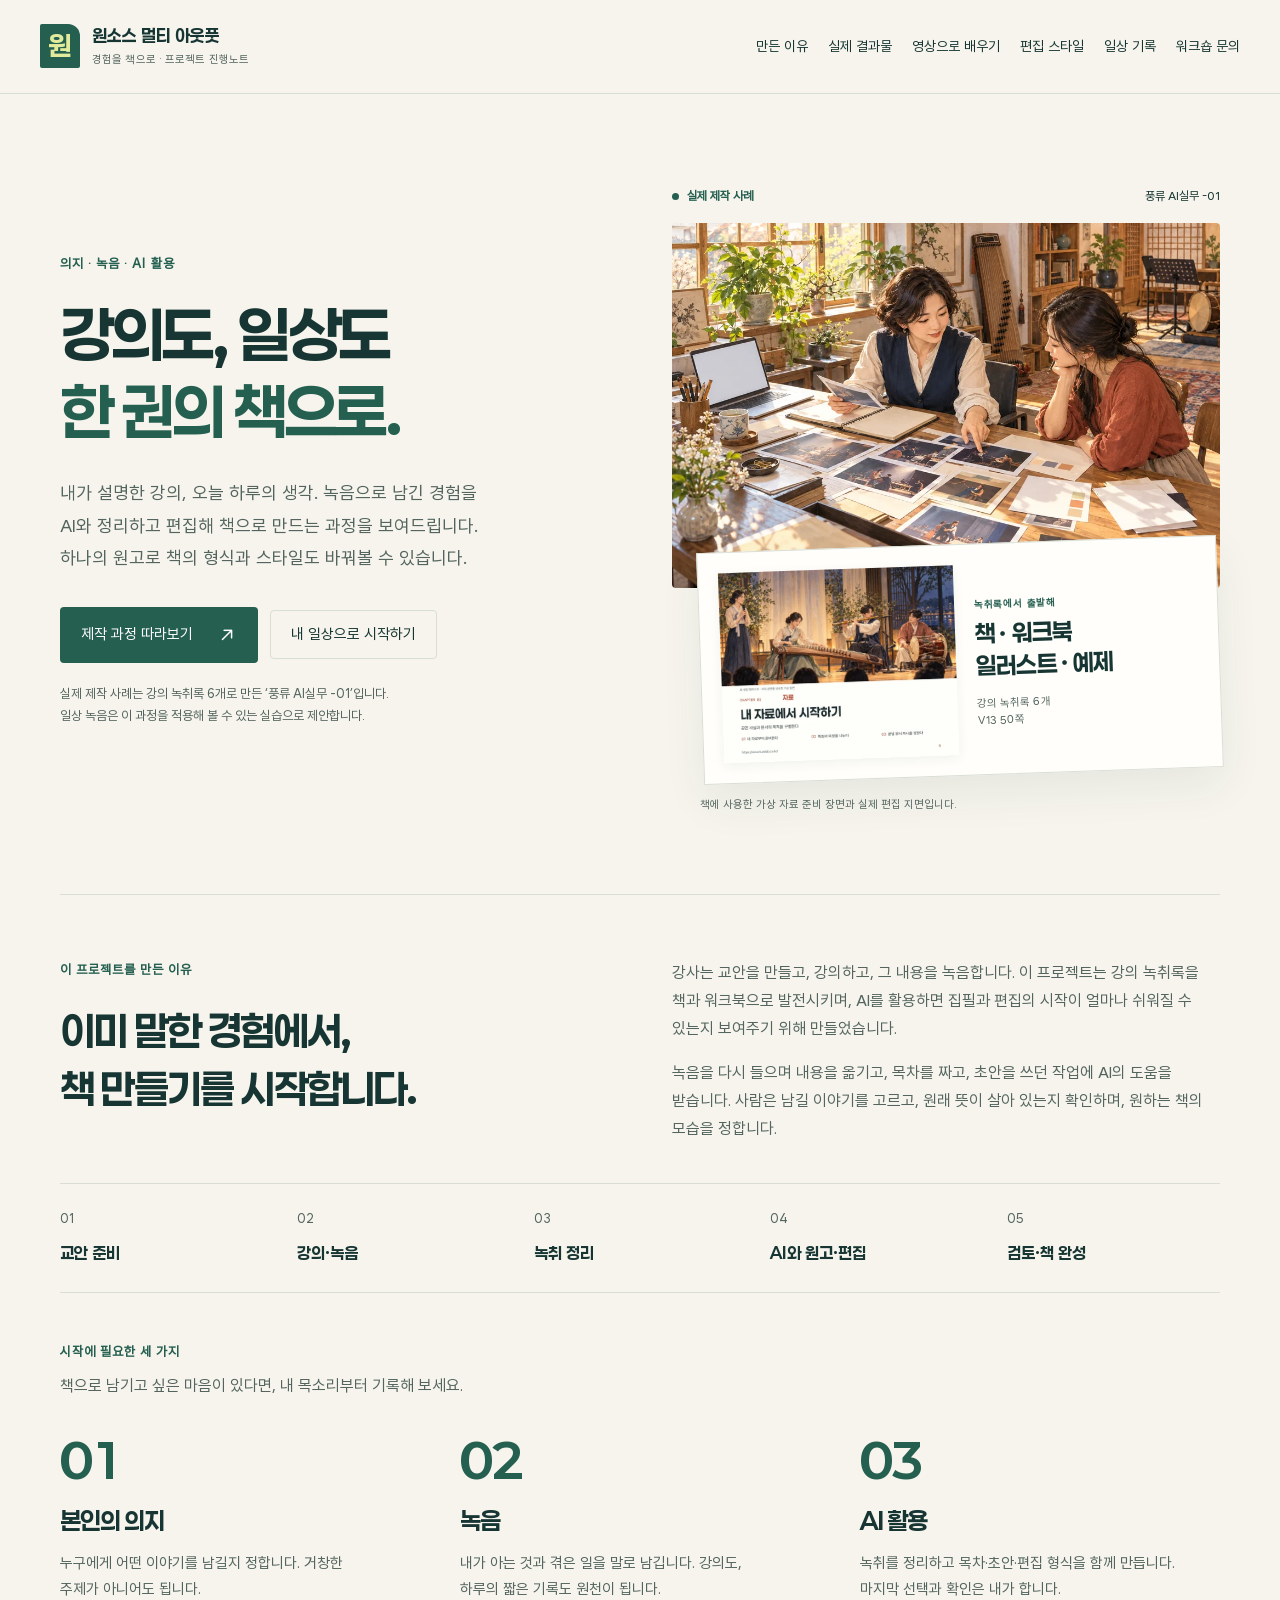
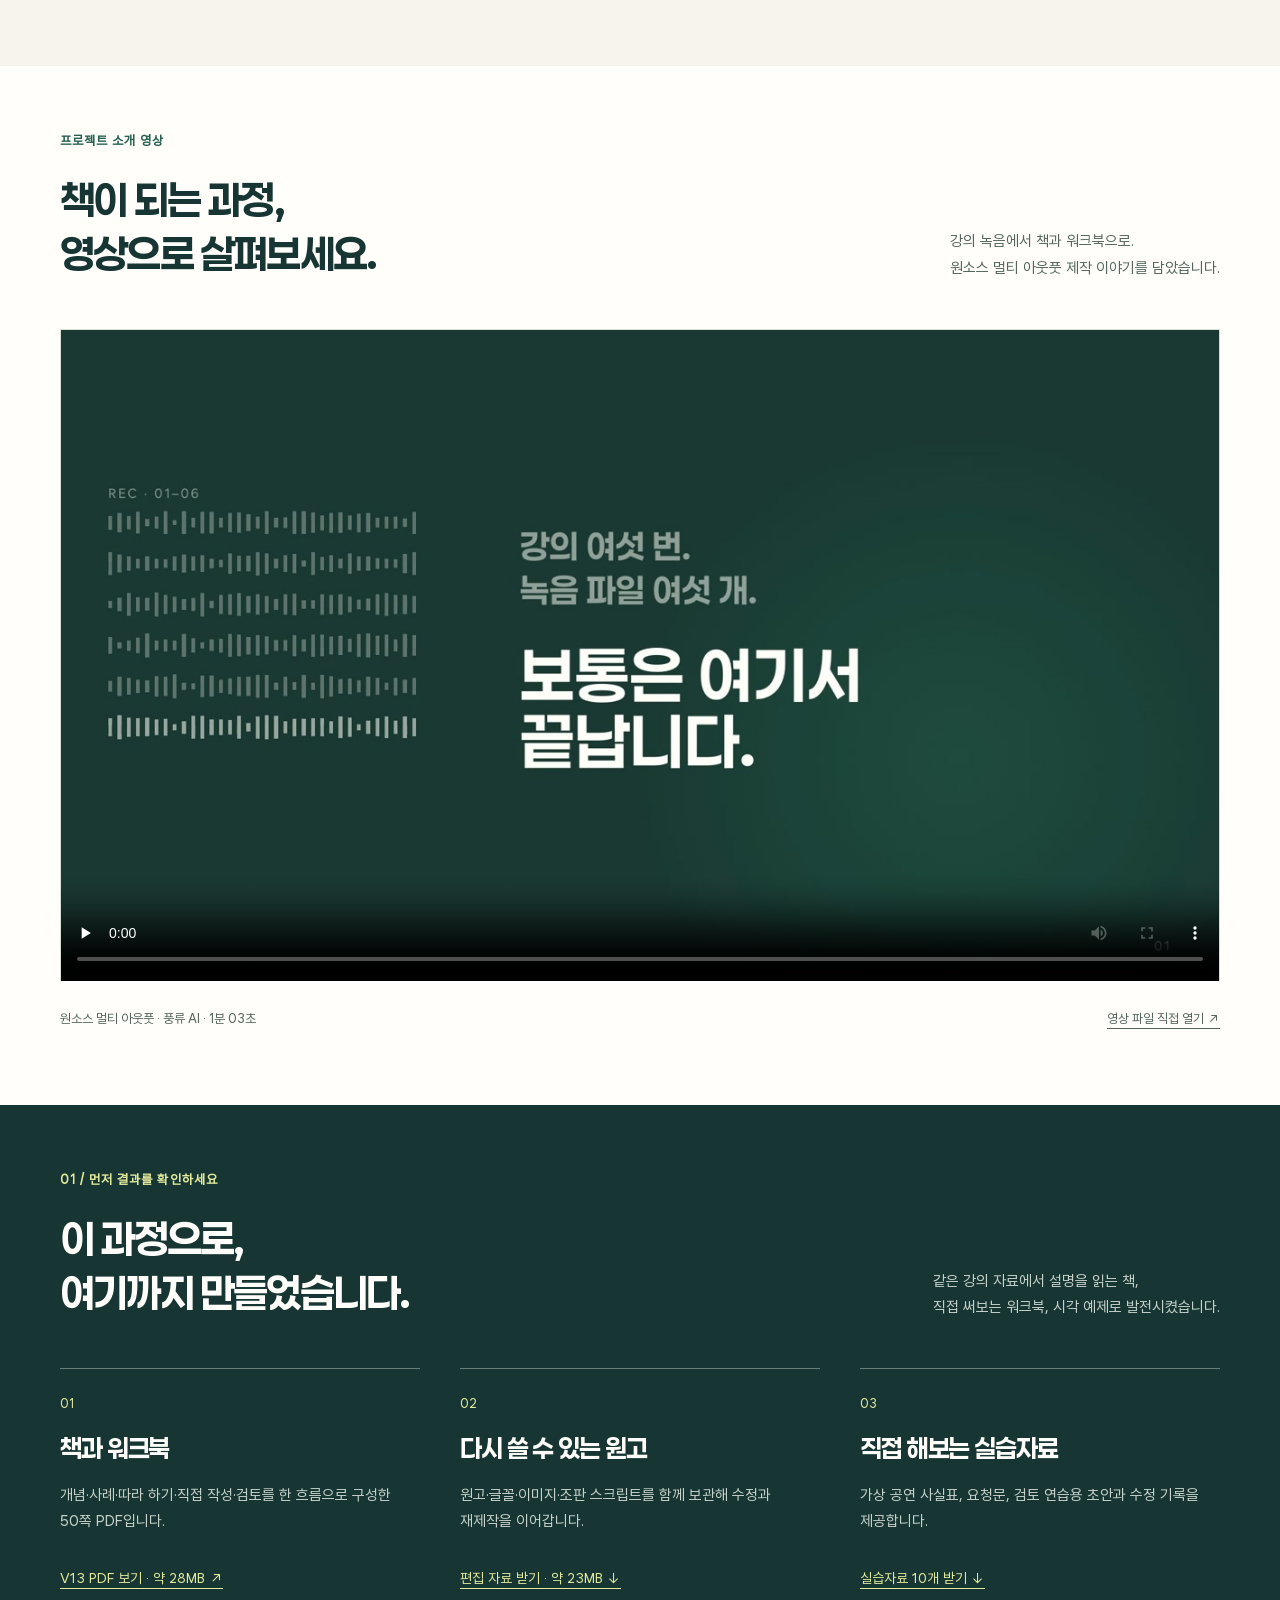
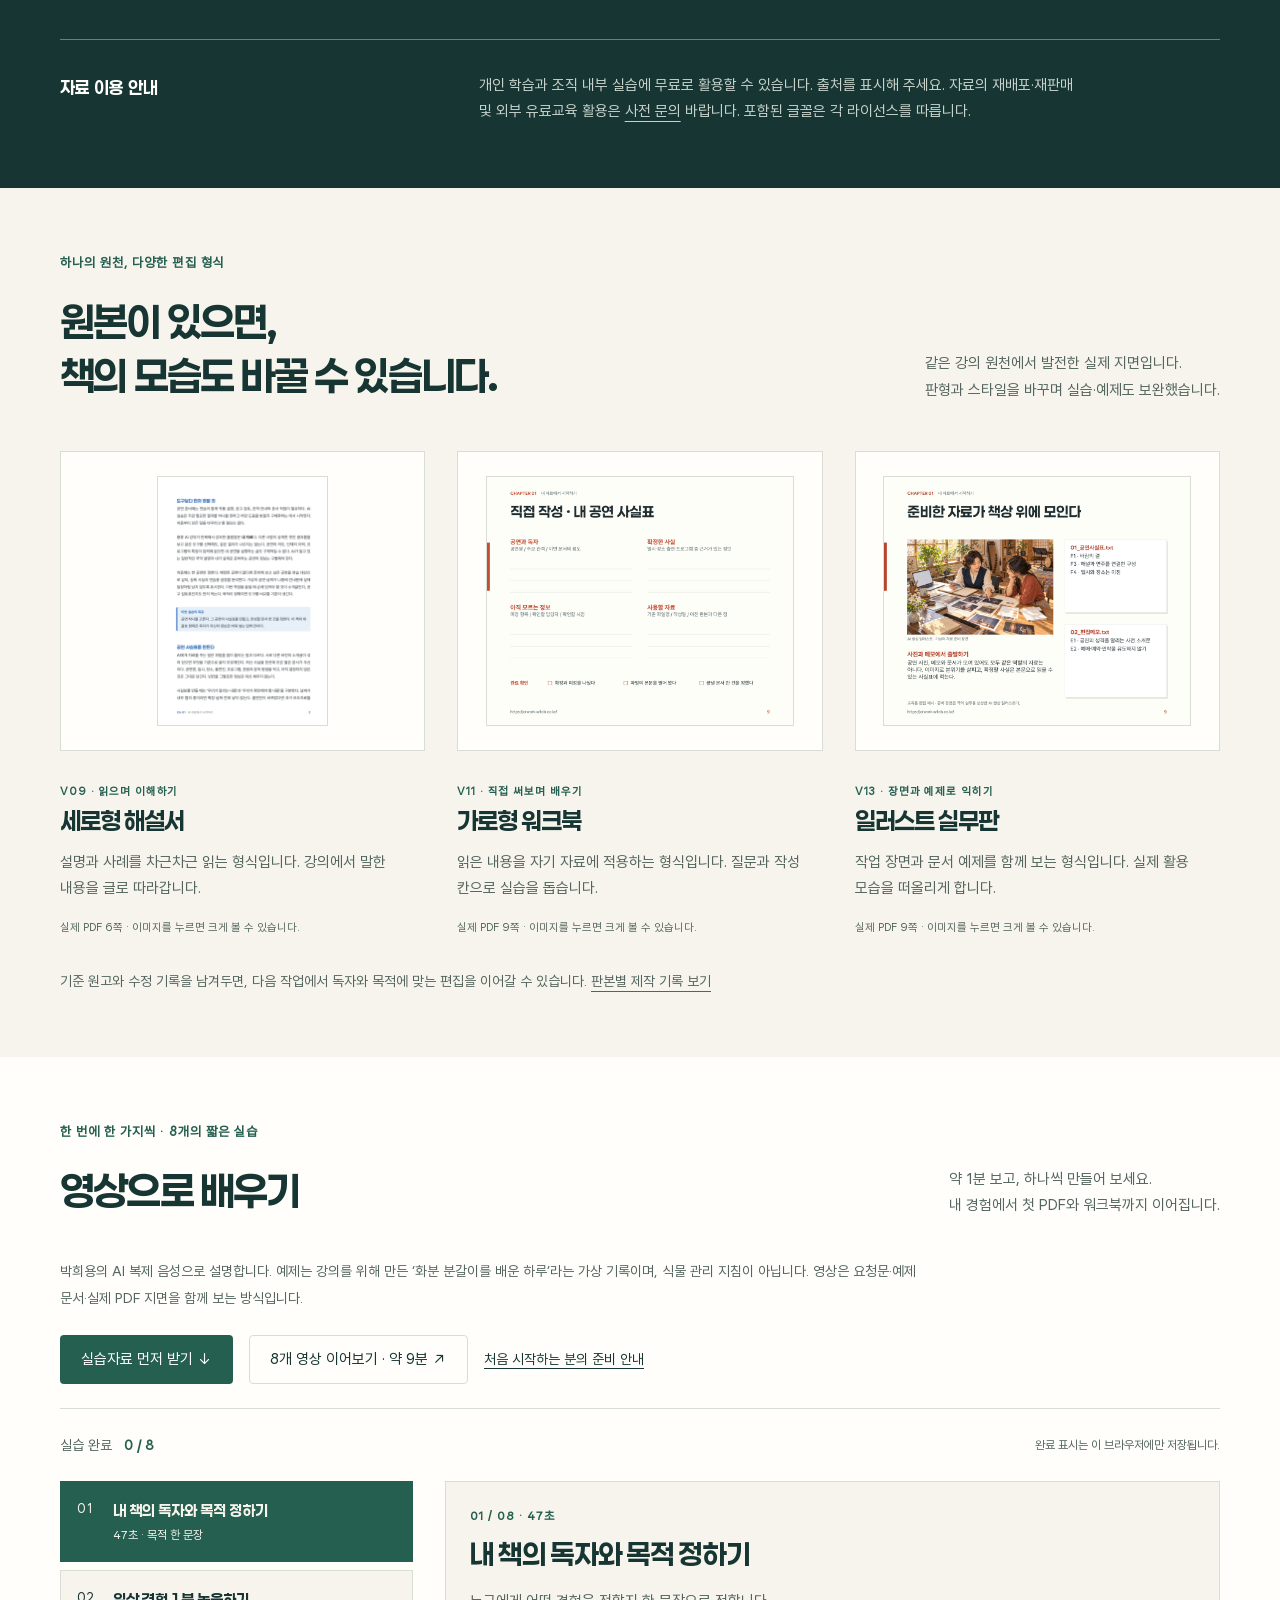
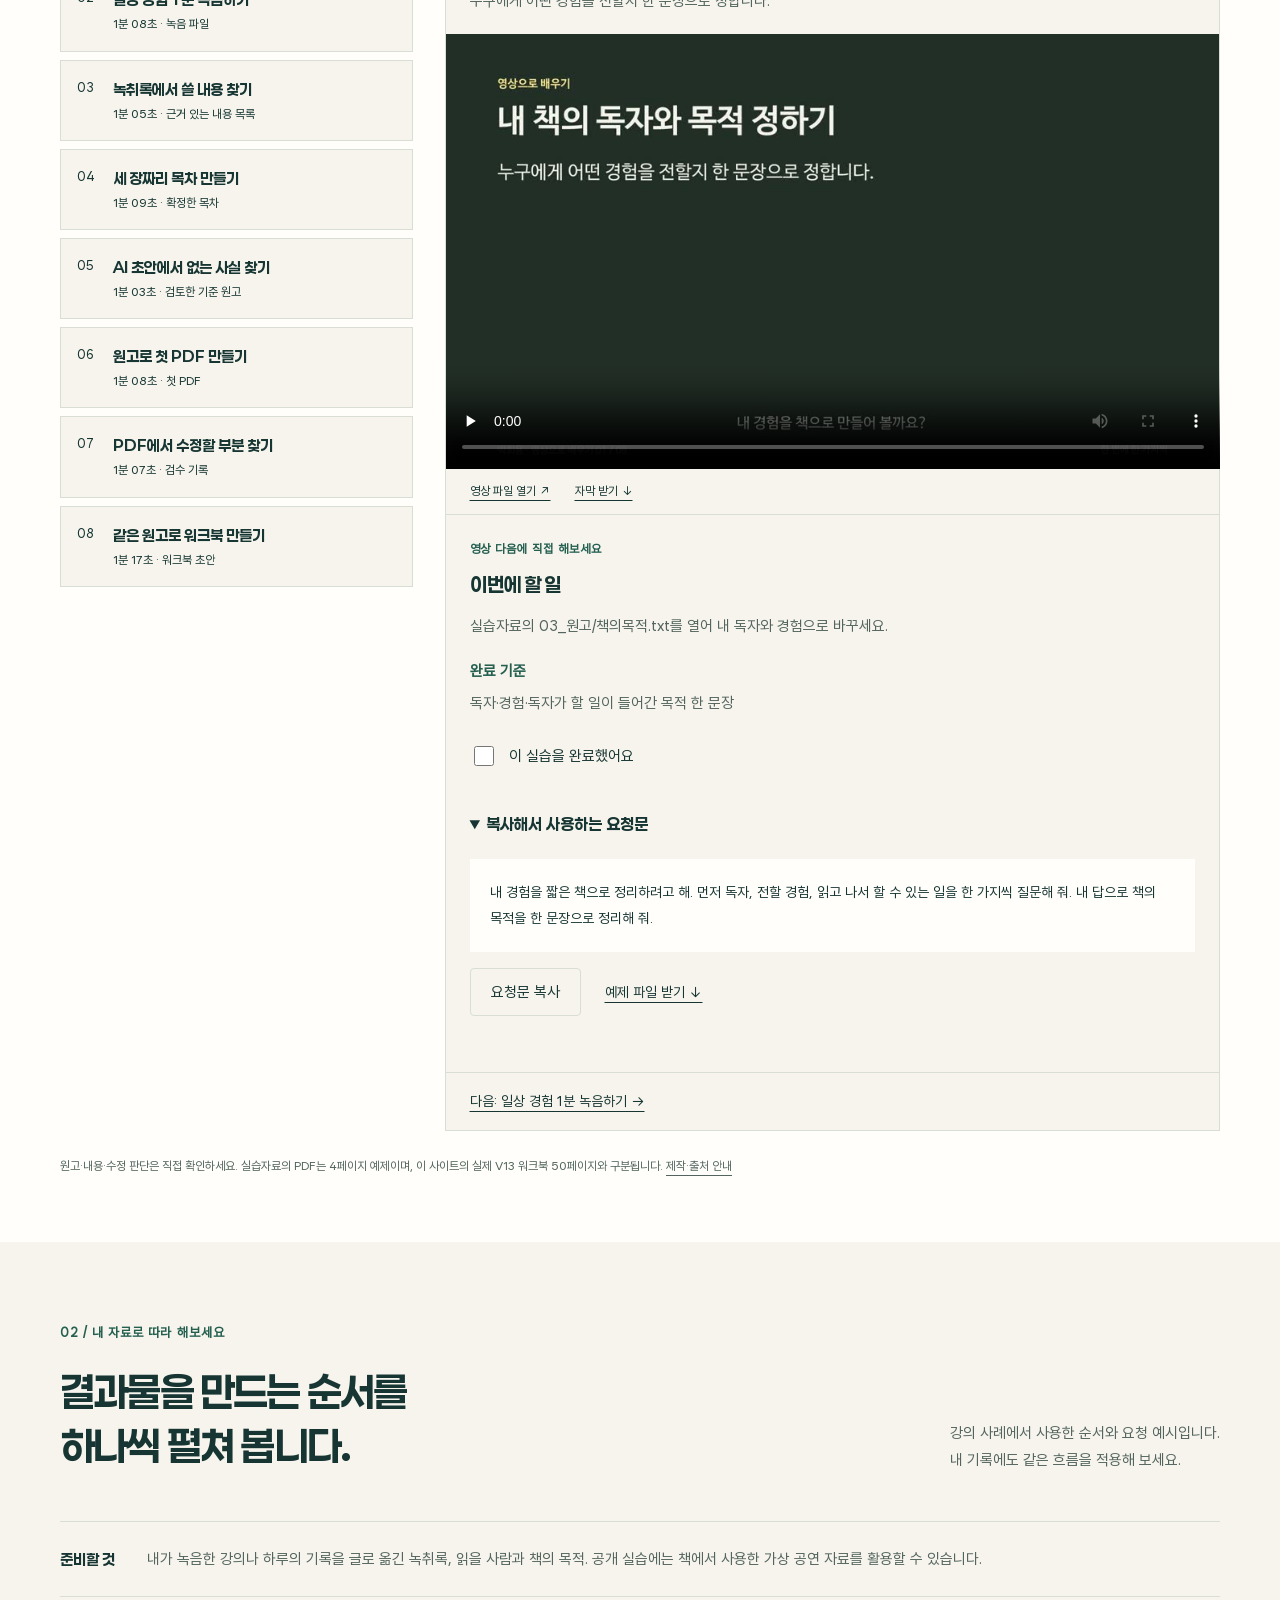
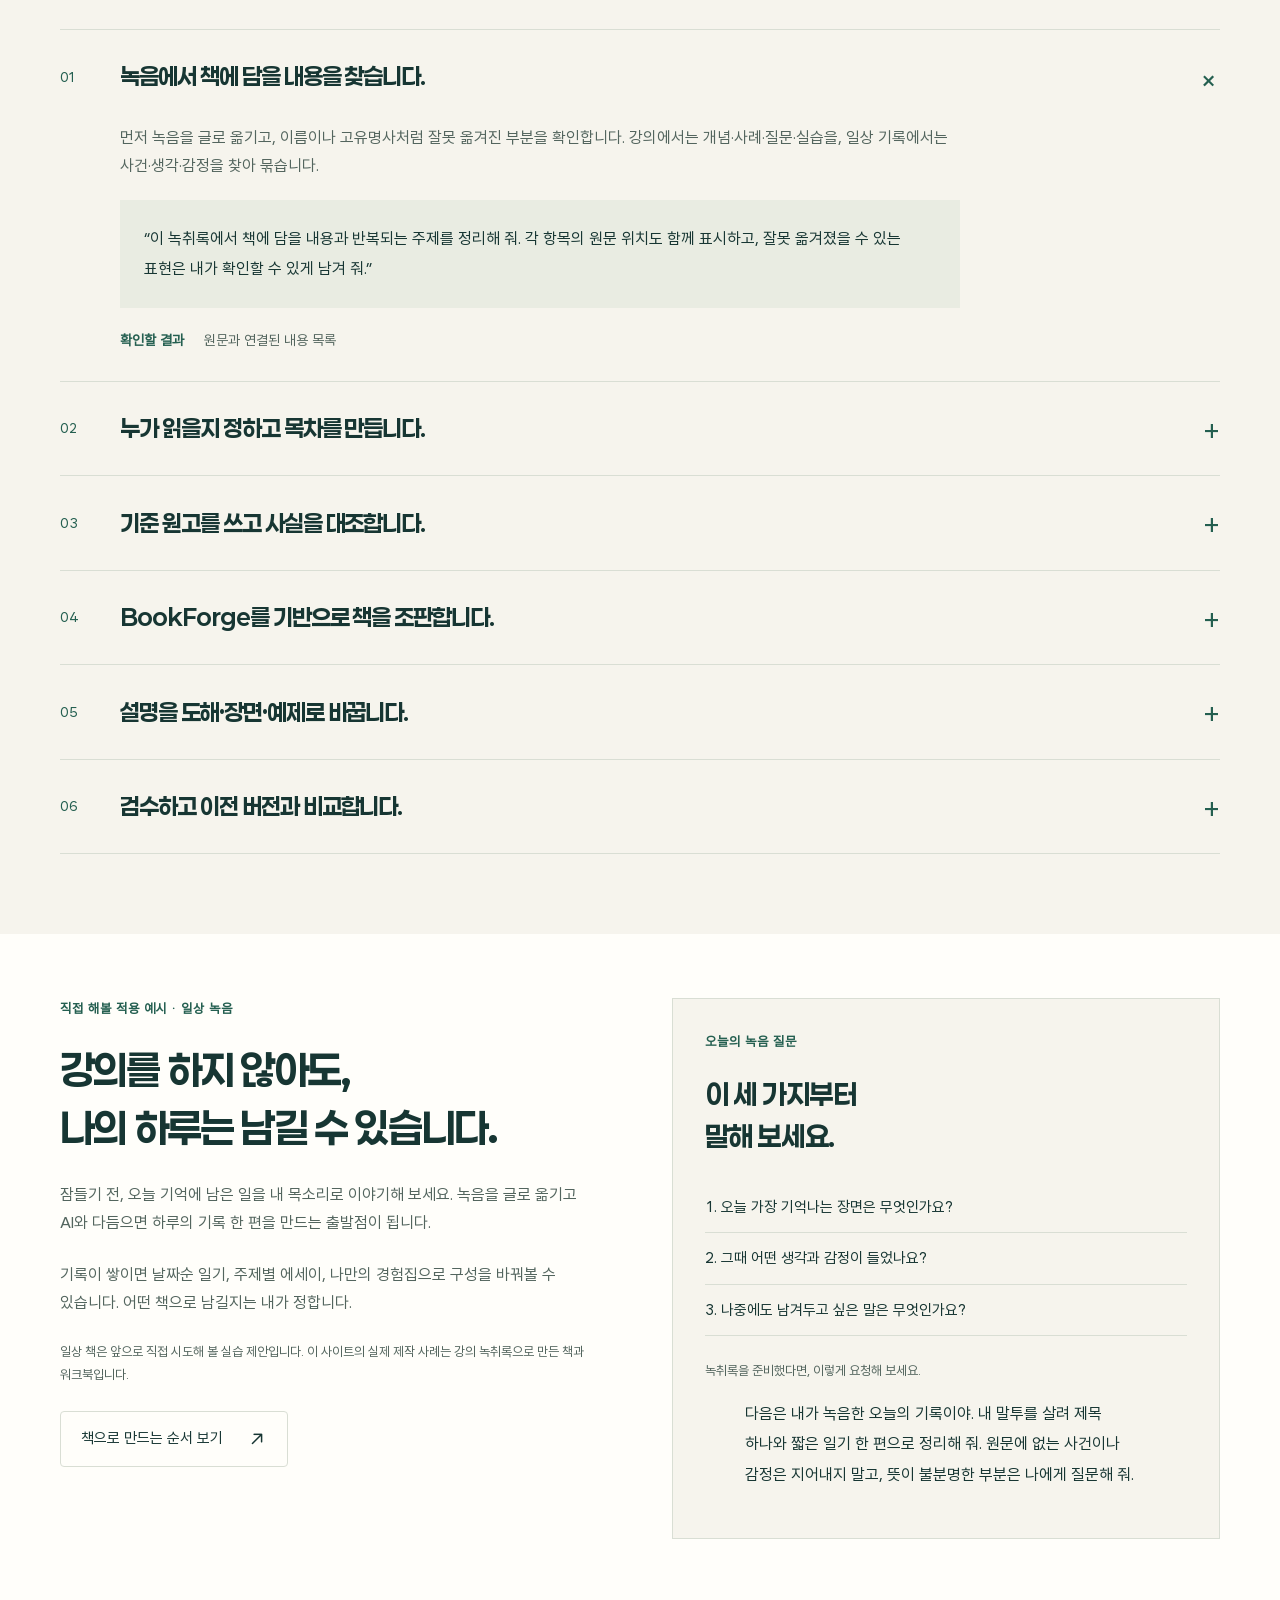
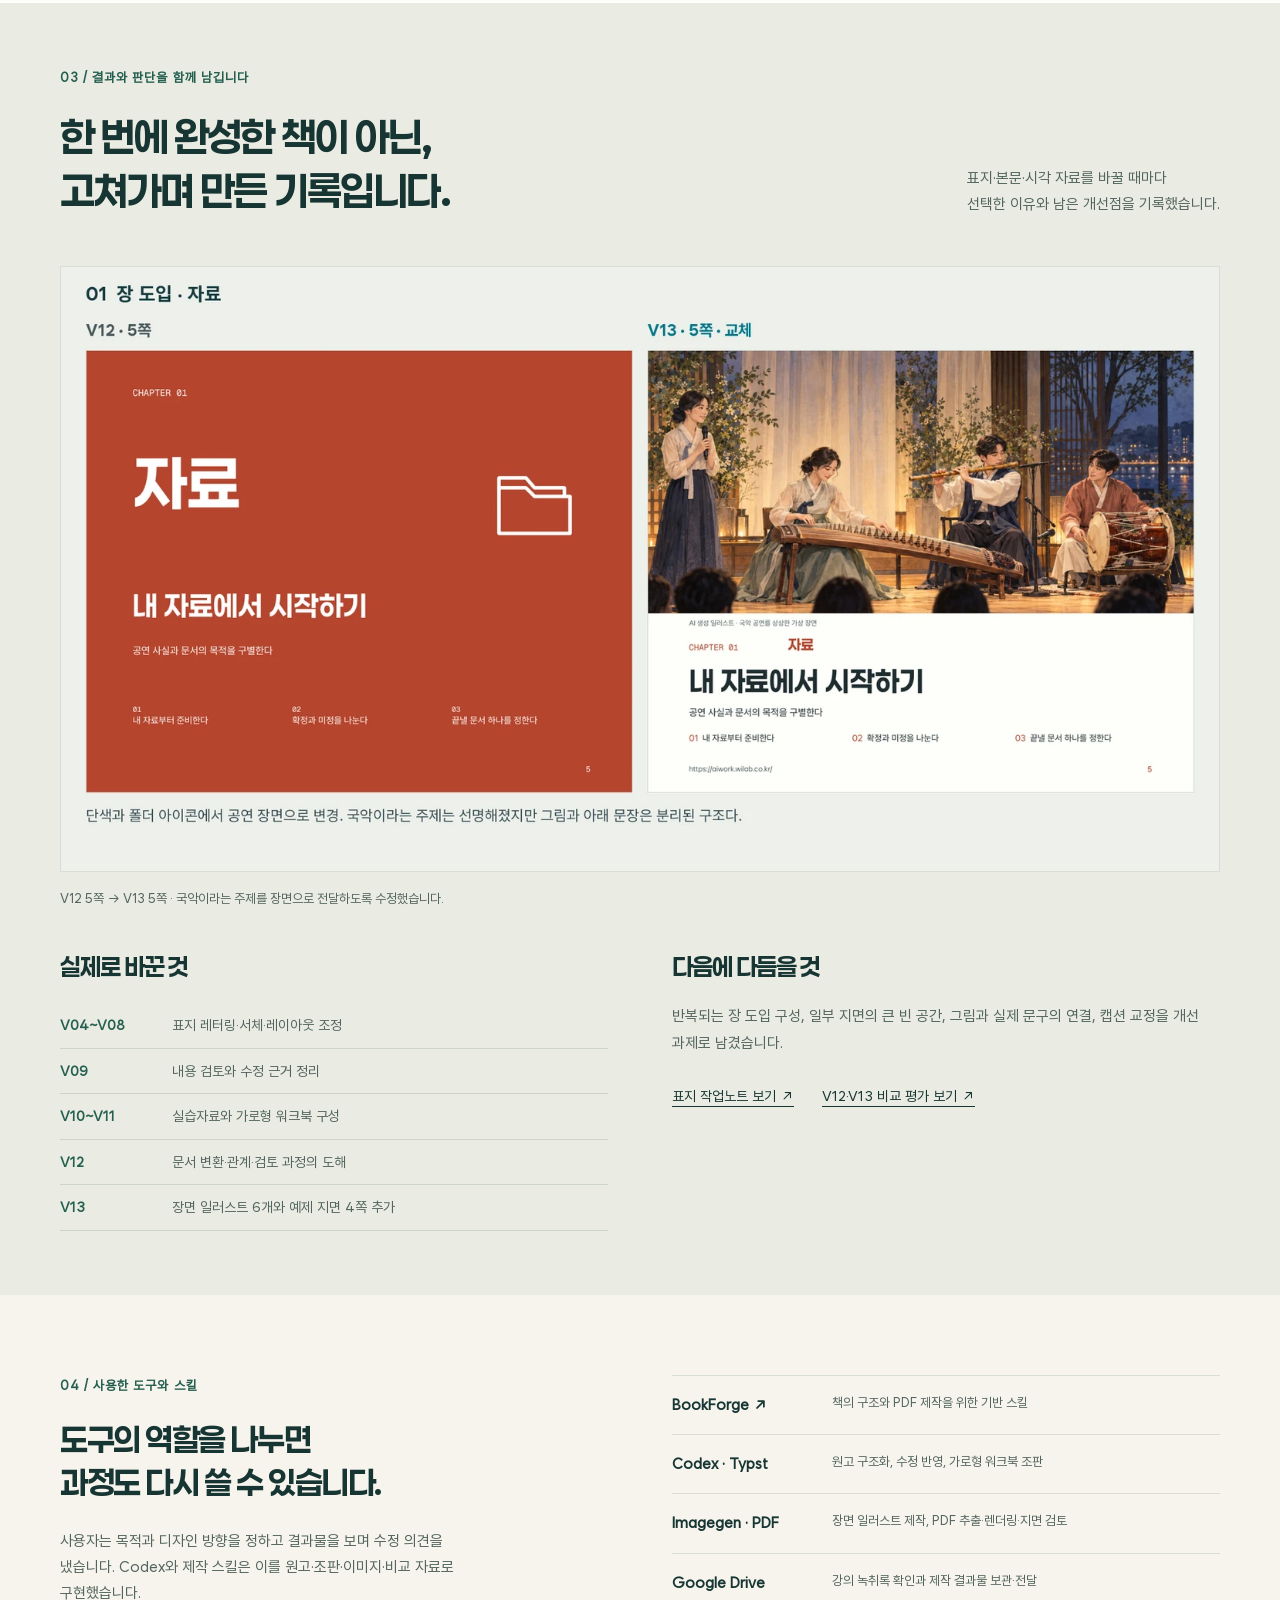
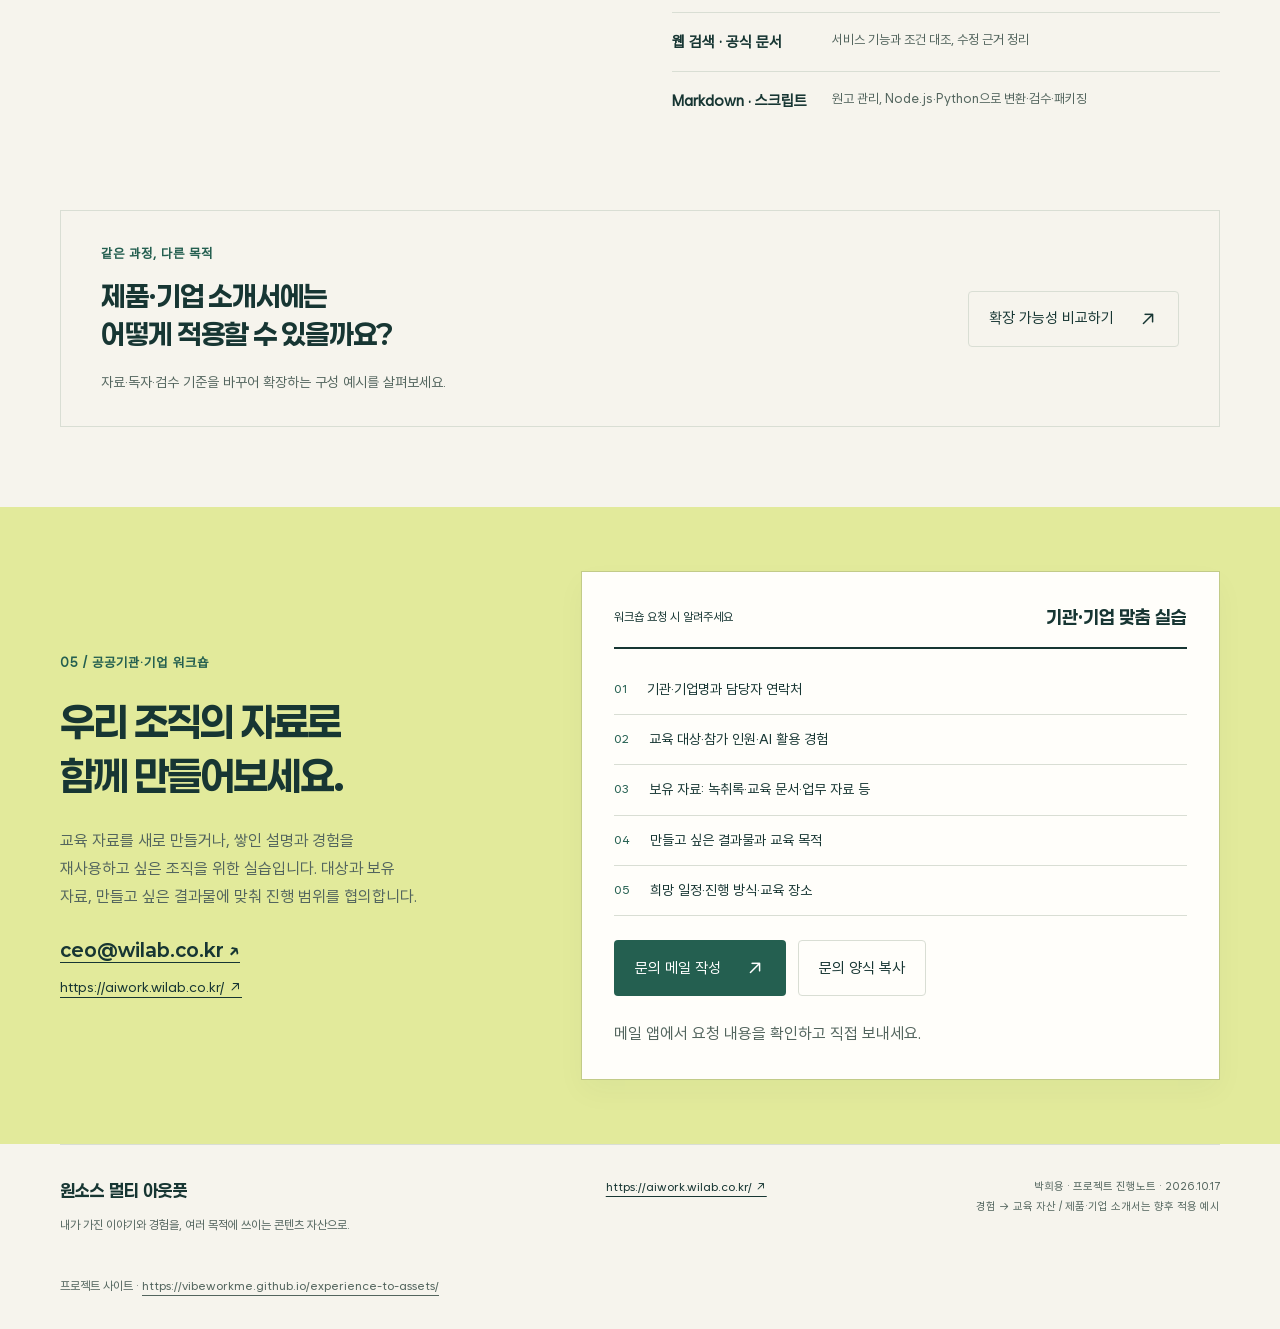
<file: index.html>
<!doctype html>
<html lang="ko">
<head>
  <meta charset="utf-8">
  <meta name="viewport" content="width=device-width,initial-scale=1">
  <meta name="description" content="의지, 녹음, AI 활용으로 내 경험을 책으로 만드는 과정. 강의 녹취록의 실제 제작 사례와 다양한 편집 형식, 일상 녹음 실습을 공개합니다.">
  <meta name="theme-color" content="#f6f4ed">
  <meta property="og:type" content="website">
  <meta property="og:title" content="강의도, 일상도 한 권의 책으로 · 원소스 멀티 아웃풋">
  <meta property="og:description" content="의지·녹음·AI 활용에서 시작합니다. 강의가 책이 된 실제 과정과 세 가지 편집 형식을 보고, 나의 하루로도 시도해 보세요.">
  <meta property="og:url" content="https://vibeworkme.github.io/experience-to-assets/">
  <meta property="og:image" content="https://vibeworkme.github.io/experience-to-assets/assets/planning.webp">
  <title>강의도, 일상도 한 권의 책으로 · 제작 과정과 워크숍</title>
  <link rel="canonical" href="https://vibeworkme.github.io/experience-to-assets/">
  <link rel="icon" href="assets/favicon.svg" type="image/svg+xml">
  <link rel="preload" href="assets/WantedSans-Regular.ttf" as="font" type="font/ttf" crossorigin>
  <link rel="stylesheet" href="styles.css">
  <link rel="stylesheet" href="project.css">
  <link rel="stylesheet" href="learning.css">
  <script src="learning.js" defer></script>
  <script src="project.js" defer></script>
</head>
<body>
  <a class="skip" href="#main">본문으로 건너뛰기</a>
  <header class="site-header"><a class="brand" href="index.html"><span class="brand-mark" aria-hidden="true">원</span><span>원소스 멀티 아웃풋<small>경험을 책으로 · 프로젝트 진행노트</small></span></a><nav class="home-nav" aria-label="사이트 목차"><a href="#purpose">만든 이유</a><a href="#results">실제 결과물</a><a href="#video-learning">영상으로 배우기</a><a href="#formats">편집 스타일</a><a href="#everyday">일상 기록</a><a href="#workshop">워크숍 문의</a></nav></header>
  <main id="main">
    <section class="hero section-width" aria-labelledby="hero-title"><div class="hero-copy"><p class="eyebrow">의지 · 녹음 · AI 활용</p><h1 id="hero-title">강의도, 일상도<br><span>한 권의 책으로.</span></h1><p class="hero-lede">내가 설명한 강의, 오늘 하루의 생각. 녹음으로 남긴 경험을 AI와 정리하고 편집해 책으로 만드는 과정을 보여드립니다. 하나의 원고로 책의 형식과 스타일도 바꿔볼 수 있습니다.</p><div class="hero-actions"><a class="button primary" href="#follow">제작 과정 따라보기 <span aria-hidden="true">↗</span></a><a class="button secondary" href="#everyday">내 일상으로 시작하기</a></div><p class="hero-note">실제 제작 사례는 강의 녹취록 6개로 만든 ‘풍류 AI실무 -01’입니다.<br>일상 녹음은 이 과정을 적용해 볼 수 있는 실습으로 제안합니다.</p></div><figure class="hero-visual"><div class="visual-heading"><span class="status actual">실제 제작 사례</span><span>풍류 AI실무 -01</span></div><img class="scene" src="assets/planning.webp" width="1000" height="667" alt="공연 사진과 문서를 검토하는 자료 준비 장면을 그린 AI 생성 일러스트." fetchpriority="high"><div class="proof-paper"><img src="assets/book-page.webp" width="620" height="502" alt="공연 일러스트와 학습 항목을 배치한 실제 V13 책의 장 도입 지면."><div><span class="eyebrow">녹취록에서 출발해</span><strong>책 · 워크북<br>일러스트 · 예제</strong><p>강의 녹취록 6개<br>V13 50쪽</p></div></div><figcaption>책에 사용한 가상 자료 준비 장면과 실제 편집 지면입니다.</figcaption></figure></section>

    <section id="purpose" class="section-width story-section" aria-labelledby="purpose-title">
      <div class="story-intro"><div><p class="eyebrow">이 프로젝트를 만든 이유</p><h2 id="purpose-title">이미 말한 경험에서,<br>책 만들기를 시작합니다.</h2></div><div class="story-copy"><p>강사는 교안을 만들고, 강의하고, 그 내용을 녹음합니다. 이 프로젝트는 강의 녹취록을 책과 워크북으로 발전시키며, AI를 활용하면 집필과 편집의 시작이 얼마나 쉬워질 수 있는지 보여주기 위해 만들었습니다.</p><p>녹음을 다시 들으며 내용을 옮기고, 목차를 짜고, 초안을 쓰던 작업에 AI의 도움을 받습니다. 사람은 남길 이야기를 고르고, 원래 뜻이 살아 있는지 확인하며, 원하는 책의 모습을 정합니다.</p></div></div>
      <ol class="recording-flow" aria-label="강의에서 책까지의 흐름"><li><span>01</span><strong>교안 준비</strong></li><li><span>02</span><strong>강의·녹음</strong></li><li><span>03</span><strong>녹취 정리</strong></li><li><span>04</span><strong>AI와 원고·편집</strong></li><li><span>05</span><strong>검토·책 완성</strong></li></ol>
      <div class="starting-heading"><p class="eyebrow">시작에 필요한 세 가지</p><p>책으로 남기고 싶은 마음이 있다면, 내 목소리부터 기록해 보세요.</p></div>
      <ol class="starting-points"><li><span class="starting-number">01</span><h3>본인의 의지</h3><p>누구에게 어떤 이야기를 남길지 정합니다. 거창한 주제가 아니어도 됩니다.</p></li><li><span class="starting-number">02</span><h3>녹음</h3><p>내가 아는 것과 겪은 일을 말로 남깁니다. 강의도, 하루의 짧은 기록도 원천이 됩니다.</p></li><li><span class="starting-number">03</span><h3>AI 활용</h3><p>녹취를 정리하고 목차·초안·편집 형식을 함께 만듭니다. 마지막 선택과 확인은 내가 합니다.</p></li></ol>
    </section>

    <section id="project-film" class="film-band" aria-labelledby="film-title"><div class="section-width film-section">
      <div class="section-heading"><div><p class="eyebrow">프로젝트 소개 영상</p><h2 id="film-title">책이 되는 과정,<br>영상으로 살펴보세요.</h2></div><p>강의 녹음에서 책과 워크북으로.<br>원소스 멀티 아웃풋 제작 이야기를 담았습니다.</p></div>
      <figure><video id="project-video" controls playsinline preload="none" poster="assets/project-film-poster.jpg" width="1920" height="1080" aria-label="원소스 멀티 아웃풋 풍류 AI 프로젝트 소개 영상" aria-describedby="film-caption"><source src="media/pungryu-ai-one-source-multi-output.mp4" type="video/mp4">이 브라우저에서는 영상을 재생할 수 없습니다. 아래 링크에서 영상 파일을 직접 열어 보세요.</video><figcaption id="film-caption"><span>원소스 멀티 아웃풋 · 풍류 AI · 1분 03초</span><a href="media/pungryu-ai-one-source-multi-output.mp4" target="_blank" rel="noopener">영상 파일 직접 열기 ↗</a></figcaption></figure>
    </div></section>

    <section id="results" class="process-band results-band" aria-labelledby="results-title"><div class="section-width"><div class="section-heading"><div><p class="eyebrow">01 / 먼저 결과를 확인하세요</p><h2 id="results-title">이 과정으로,<br>여기까지 만들었습니다.</h2></div><p>같은 강의 자료에서 설명을 읽는 책,<br>직접 써보는 워크북, 시각 예제로 발전시켰습니다.</p></div><div class="result-grid"><article><span class="result-number">01</span><h3>책과 워크북</h3><p>개념·사례·따라 하기·직접 작성·검토를 한 흐름으로 구성한 50쪽 PDF입니다.</p><a href="downloads/pungryu-ai-workbook-v13.pdf" target="_blank" rel="noopener">V13 PDF 보기 · 약 28MB ↗</a></article><article><span class="result-number">02</span><h3>다시 쓸 수 있는 원고</h3><p>원고·글꼴·이미지·조판 스크립트를 함께 보관해 수정과 재제작을 이어갑니다.</p><a href="downloads/editable-manuscript-v13.zip" download>편집 자료 받기 · 약 23MB ↓</a></article><article><span class="result-number">03</span><h3>직접 해보는 실습자료</h3><p>가상 공연 사실표, 요청문, 검토 연습용 초안과 수정 기록을 제공합니다.</p><a href="downloads/practice-materials-v13.zip" download>실습자료 10개 받기 ↓</a></article></div><aside id="download-usage" class="source-rule" aria-labelledby="download-usage-title"><strong id="download-usage-title">자료 이용 안내</strong><p>개인 학습과 조직 내부 실습에 무료로 활용할 수 있습니다. 출처를 표시해 주세요. 자료의 재배포·재판매 및 외부 유료교육 활용은 <a href="#workshop">사전 문의</a> 바랍니다. 포함된 글꼴은 각 라이선스를 따릅니다.</p></aside></div></section>

    <section id="formats" class="section-width format-section" aria-labelledby="formats-title">
      <div class="section-heading"><div><p class="eyebrow">하나의 원천, 다양한 편집 형식</p><h2 id="formats-title">원본이 있으면,<br>책의 모습도 바꿀 수 있습니다.</h2></div><p>같은 강의 원천에서 발전한 실제 지면입니다.<br>판형과 스타일을 바꾸며 실습·예제도 보완했습니다.</p></div>
      <div class="format-gallery"><figure class="format-card"><a class="format-preview" href="assets/style-v09.png" target="_blank" rel="noopener" aria-label="V09 세로형 해설서 실제 지면 크게 보기"><img src="assets/style-v09.png" width="680" height="1000" alt="V09 PDF 6쪽. 세로 지면에 긴 설명과 핵심 문장을 배치한 해설서." loading="lazy"></a><figcaption><span class="eyebrow">V09 · 읽으며 이해하기</span><h3>세로형 해설서</h3><p>설명과 사례를 차근차근 읽는 형식입니다. 강의에서 말한 내용을 글로 따라갑니다.</p><small>실제 PDF 6쪽 · 이미지를 누르면 크게 볼 수 있습니다.</small></figcaption></figure><figure class="format-card"><a class="format-preview" href="assets/style-v11.png" target="_blank" rel="noopener" aria-label="V11 가로형 워크북 실제 지면 크게 보기"><img src="assets/style-v11.png" width="1000" height="810" alt="V11 PDF 9쪽. 공연 사실과 미정 정보를 직접 적는 칸을 배치한 가로형 워크북." loading="lazy"></a><figcaption><span class="eyebrow">V11 · 직접 써보며 배우기</span><h3>가로형 워크북</h3><p>읽은 내용을 자기 자료에 적용하는 형식입니다. 질문과 작성 칸으로 실습을 돕습니다.</p><small>실제 PDF 9쪽 · 이미지를 누르면 크게 볼 수 있습니다.</small></figcaption></figure><figure class="format-card"><a class="format-preview" href="assets/style-v13.png" target="_blank" rel="noopener" aria-label="V13 일러스트 실무판 실제 지면 크게 보기"><img src="assets/style-v13.png" width="1000" height="810" alt="V13 PDF 9쪽. 자료 준비 일러스트와 공연 사실표·편집 메모를 함께 배치한 실무 지면." loading="lazy"></a><figcaption><span class="eyebrow">V13 · 장면과 예제로 익히기</span><h3>일러스트 실무판</h3><p>작업 장면과 문서 예제를 함께 보는 형식입니다. 실제 활용 모습을 떠올리게 합니다.</p><small>실제 PDF 9쪽 · 이미지를 누르면 크게 볼 수 있습니다.</small></figcaption></figure></div>
      <p class="format-note">기준 원고와 수정 기록을 남겨두면, 다음 작업에서 독자와 목적에 맞는 편집을 이어갈 수 있습니다. <a href="#notes">판본별 제작 기록 보기</a></p>
    </section>
    <section id="video-learning" class="learning-band" aria-labelledby="learning-title"><div class="section-width learning-section">
      <div class="section-heading"><div><p class="eyebrow">한 번에 한 가지씩 · 8개의 짧은 실습</p><h2 id="learning-title">영상으로 배우기</h2></div><p>약 1분 보고, 하나씩 만들어 보세요.<br>내 경험에서 첫 PDF와 워크북까지 이어집니다.</p></div>
      <p class="learning-intro">박희용의 AI 복제 음성으로 설명합니다. 예제는 강의를 위해 만든 ‘화분 분갈이를 배운 하루’라는 가상 기록이며, 식물 관리 지침이 아닙니다. 영상은 요청문·예제 문서·실제 PDF 지면을 함께 보는 방식입니다.</p>
      <div class="learning-downloads"><a class="button primary" href="downloads/learning/practice.zip" download>실습자료 먼저 받기 ↓</a><a class="button secondary" href="media/learning/full-course.mp4?v=voice2" target="_blank" rel="noopener">8개 영상 이어보기 · 약 9분 ↗</a><a href="downloads/learning/start.txt">처음 시작하는 분의 준비 안내</a></div>
      <p class="learn-progress" role="status" aria-live="polite">실습 완료 <strong id="learn-progress-count">0 / 8</strong><span>완료 표시는 이 브라우저에만 저장됩니다.</span></p>
      <div class="learning-layout"><nav class="learning-nav" aria-label="영상 학습 순서"><ol><li><a href="#learn-01" data-lesson-link="01"><span class="learn-number">01</span><span><strong>내 책의 독자와 목적 정하기</strong><small>47초 · 목적 한 문장</small></span><span class="learn-done" aria-label="실습 완료" hidden>완료</span></a></li>
<li><a href="#learn-02" data-lesson-link="02"><span class="learn-number">02</span><span><strong>일상 경험 1분 녹음하기</strong><small>1분 08초 · 녹음 파일</small></span><span class="learn-done" aria-label="실습 완료" hidden>완료</span></a></li>
<li><a href="#learn-03" data-lesson-link="03"><span class="learn-number">03</span><span><strong>녹취록에서 쓸 내용 찾기</strong><small>1분 05초 · 근거 있는 내용 목록</small></span><span class="learn-done" aria-label="실습 완료" hidden>완료</span></a></li>
<li><a href="#learn-04" data-lesson-link="04"><span class="learn-number">04</span><span><strong>세 장짜리 목차 만들기</strong><small>1분 09초 · 확정한 목차</small></span><span class="learn-done" aria-label="실습 완료" hidden>완료</span></a></li>
<li><a href="#learn-05" data-lesson-link="05"><span class="learn-number">05</span><span><strong>AI 초안에서 없는 사실 찾기</strong><small>1분 03초 · 검토한 기준 원고</small></span><span class="learn-done" aria-label="실습 완료" hidden>완료</span></a></li>
<li><a href="#learn-06" data-lesson-link="06"><span class="learn-number">06</span><span><strong>원고로 첫 PDF 만들기</strong><small>1분 08초 · 첫 PDF</small></span><span class="learn-done" aria-label="실습 완료" hidden>완료</span></a></li>
<li><a href="#learn-07" data-lesson-link="07"><span class="learn-number">07</span><span><strong>PDF에서 수정할 부분 찾기</strong><small>1분 07초 · 검수 기록</small></span><span class="learn-done" aria-label="실습 완료" hidden>완료</span></a></li>
<li><a href="#learn-08" data-lesson-link="08"><span class="learn-number">08</span><span><strong>같은 원고로 워크북 만들기</strong><small>1분 17초 · 워크북 초안</small></span><span class="learn-done" aria-label="실습 완료" hidden>완료</span></a></li></ol></nav><div class="learning-content"><article id="learn-01" class="learning-unit" aria-labelledby="learn-title-01">
 <div class="learn-unit-heading"><p class="eyebrow">01 / 08 · 47초</p><h3 id="learn-title-01">내 책의 독자와 목적 정하기</h3><p>누구에게 어떤 경험을 전할지 한 문장으로 정합니다.</p></div>
 <video controls playsinline preload="none" width="1920" height="1080" poster="assets/learning/01.jpg" aria-label="내 책의 독자와 목적 정하기 강의 영상"><source src="media/learning/01.mp4?v=voice2" type="video/mp4"><track kind="captions" src="media/learning/01.vtt?v=voice2" srclang="ko" label="한국어">영상을 재생할 수 없으면 아래 영상 파일 링크를 이용하세요.</video>
 <div class="learn-media-links"><a href="media/learning/01.mp4?v=voice2" target="_blank" rel="noopener">영상 파일 열기 ↗</a><a href="media/learning/01.vtt?v=voice2" download>자막 받기 ↓</a></div>
 <div class="learn-practice"><p class="eyebrow">영상 다음에 직접 해보세요</p><h4>이번에 할 일</h4><p>실습자료의 03_원고/책의목적.txt를 열어 내 독자와 경험으로 바꾸세요.</p><p class="learn-criterion"><strong>완료 기준</strong> 독자·경험·독자가 할 일이 들어간 목적 한 문장</p><label class="learn-checkbox"><input type="checkbox" data-complete="01"> 이 실습을 완료했어요</label></div>
 <details class="learn-prompt" open><summary>복사해서 사용하는 요청문</summary><pre id="learn-prompt-01">내 경험을 짧은 책으로 정리하려고 해. 먼저 독자, 전할 경험, 읽고 나서 할 수 있는 일을 한 가지씩 질문해 줘. 내 답으로 책의 목적을 한 문장으로 정리해 줘.</pre><div class="learn-prompt-actions"><button type="button" class="button secondary" data-copy-prompt="01">요청문 복사</button><a href="downloads/learning/materials/03_%EC%9B%90%EA%B3%A0/%EC%B1%85%EC%9D%98%EB%AA%A9%EC%A0%81.txt" download>예제 파일 받기 ↓</a></div><p class="learn-copy-status" role="status" aria-live="polite"></p></details>
 <div class="learn-next"><a href="#learn-02" data-lesson-link="02">다음: 일상 경험 1분 녹음하기 →</a></div>
 </article>
<article id="learn-02" class="learning-unit" aria-labelledby="learn-title-02">
 <div class="learn-unit-heading"><p class="eyebrow">02 / 08 · 1분 08초</p><h3 id="learn-title-02">일상 경험 1분 녹음하기</h3><p>기억에 남는 장면 하나를 목소리로 기록합니다.</p></div>
 <video controls playsinline preload="none" width="1920" height="1080" poster="assets/learning/02.jpg" aria-label="일상 경험 1분 녹음하기 강의 영상"><source src="media/learning/02.mp4?v=voice2" type="video/mp4"><track kind="captions" src="media/learning/02.vtt?v=voice2" srclang="ko" label="한국어">영상을 재생할 수 없으면 아래 영상 파일 링크를 이용하세요.</video>
 <div class="learn-media-links"><a href="media/learning/02.mp4?v=voice2" target="_blank" rel="noopener">영상 파일 열기 ↗</a><a href="media/learning/02.vtt?v=voice2" download>자막 받기 ↓</a></div>
 <div class="learn-practice"><p class="eyebrow">영상 다음에 직접 해보세요</p><h4>이번에 할 일</h4><p>휴대전화 녹음 앱에서 장면·생각·남길 말을 1분 정도 녹음하고 저장하세요. 녹음을 지원하는 전사 도구로 글로 옮긴 뒤 다시 들으며 오류를 고치세요. 전사가 어려우면 예제_녹취록.txt로 다음 차시를 시작하세요.</p><p class="learn-criterion"><strong>완료 기준</strong> 저장한 녹음과 확인한 녹취록, 또는 제공된 예제 녹취록</p><label class="learn-checkbox"><input type="checkbox" data-complete="02"> 이 실습을 완료했어요</label></div>
 <details class="learn-prompt" open><summary>복사해서 사용하는 요청문</summary><pre id="learn-prompt-02">지금부터 오늘 기억에 남은 경험을 말할 거야. 1. 어떤 장면이었는지 2. 어떤 생각과 감정이 들었는지 3. 남겨두고 싶은 말이 무엇인지 순서대로 질문해 줘. 아직 이야기를 만들어 쓰지는 마.</pre><div class="learn-prompt-actions"><button type="button" class="button secondary" data-copy-prompt="02">요청문 복사</button><a href="downloads/learning/materials/02_%EB%85%B9%EC%B7%A8/%EC%98%88%EC%A0%9C_%EB%85%B9%EC%B7%A8%EB%A1%9D.txt" download>예제 파일 받기 ↓</a></div><p class="learn-copy-status" role="status" aria-live="polite"></p></details>
 <div class="learn-next"><a href="#learn-03" data-lesson-link="03">다음: 녹취록에서 쓸 내용 찾기 →</a></div>
 </article>
<article id="learn-03" class="learning-unit" aria-labelledby="learn-title-03">
 <div class="learn-unit-heading"><p class="eyebrow">03 / 08 · 1분 05초</p><h3 id="learn-title-03">녹취록에서 쓸 내용 찾기</h3><p>원문의 위치를 남기며 책에 쓸 내용을 고릅니다.</p></div>
 <video controls playsinline preload="none" width="1920" height="1080" poster="assets/learning/03.jpg" aria-label="녹취록에서 쓸 내용 찾기 강의 영상"><source src="media/learning/03.mp4?v=voice2" type="video/mp4"><track kind="captions" src="media/learning/03.vtt?v=voice2" srclang="ko" label="한국어">영상을 재생할 수 없으면 아래 영상 파일 링크를 이용하세요.</video>
 <div class="learn-media-links"><a href="media/learning/03.mp4?v=voice2" target="_blank" rel="noopener">영상 파일 열기 ↗</a><a href="media/learning/03.vtt?v=voice2" download>자막 받기 ↓</a></div>
 <div class="learn-practice"><p class="eyebrow">영상 다음에 직접 해보세요</p><h4>이번에 할 일</h4><p>예제_녹취록.txt 내용을 AI 대화창에 붙이고 아래 요청문을 입력하세요. 결과의 원문 위치 한 곳을 직접 대조하세요.</p><p class="learn-criterion"><strong>완료 기준</strong> 주제·핵심 내용·원문 위치가 있는 목록</p><label class="learn-checkbox"><input type="checkbox" data-complete="03"> 이 실습을 완료했어요</label></div>
 <details class="learn-prompt" open><summary>복사해서 사용하는 요청문</summary><pre id="learn-prompt-03">다음 녹취록에서 책에 쓸 내용을 주제별로 묶어 줘. 각 항목에 주제, 핵심 내용, 원문 시간 또는 문단 위치를 적어 줘. 원문에 없는 사실은 추가하지 말고 불분명한 내용은 질문으로 남겨 줘.

[여기에 녹취록 붙여넣기]</pre><div class="learn-prompt-actions"><button type="button" class="button secondary" data-copy-prompt="03">요청문 복사</button><a href="downloads/learning/materials/02_%EB%85%B9%EC%B7%A8/%EB%82%B4%EC%9A%A9%EB%AA%A9%EB%A1%9D.txt" download>예제 파일 받기 ↓</a></div><p class="learn-copy-status" role="status" aria-live="polite"></p></details>
 <div class="learn-next"><a href="#learn-04" data-lesson-link="04">다음: 세 장짜리 목차 만들기 →</a></div>
 </article>
<article id="learn-04" class="learning-unit" aria-labelledby="learn-title-04">
 <div class="learn-unit-heading"><p class="eyebrow">04 / 08 · 1분 09초</p><h3 id="learn-title-04">세 장짜리 목차 만들기</h3><p>내용 목록을 독자가 이해할 순서로 바꿉니다.</p></div>
 <video controls playsinline preload="none" width="1920" height="1080" poster="assets/learning/04.jpg" aria-label="세 장짜리 목차 만들기 강의 영상"><source src="media/learning/04.mp4?v=voice2" type="video/mp4"><track kind="captions" src="media/learning/04.vtt?v=voice2" srclang="ko" label="한국어">영상을 재생할 수 없으면 아래 영상 파일 링크를 이용하세요.</video>
 <div class="learn-media-links"><a href="media/learning/04.mp4?v=voice2" target="_blank" rel="noopener">영상 파일 열기 ↗</a><a href="media/learning/04.vtt?v=voice2" download>자막 받기 ↓</a></div>
 <div class="learn-practice"><p class="eyebrow">영상 다음에 직접 해보세요</p><h4>이번에 할 일</h4><p>목적 한 문장과 내용 목록을 AI에 붙이고 요청문을 실행하세요. 세 장의 순서를 정해 목차_v01.txt에 저장하세요.</p><p class="learn-criterion"><strong>완료 기준</strong> 각 장의 목표·원문 근거·짧은 실습이 있는 목차</p><label class="learn-checkbox"><input type="checkbox" data-complete="04"> 이 실습을 완료했어요</label></div>
 <details class="learn-prompt" open><summary>복사해서 사용하는 요청문</summary><pre id="learn-prompt-04">다음 목적과 내용 목록으로 초보자용 세 장짜리 목차를 만들어 줘. 각 장마다 독자가 알게 될 것, 사용할 원문 항목, 짧은 실습 하나를 적어 줘. 원문 근거가 없는 주제는 넣지 마.

[목적과 내용 목록 붙여넣기]</pre><div class="learn-prompt-actions"><button type="button" class="button secondary" data-copy-prompt="04">요청문 복사</button><a href="downloads/learning/materials/03_%EC%9B%90%EA%B3%A0/%EB%AA%A9%EC%B0%A8_v01.txt" download>예제 파일 받기 ↓</a></div><p class="learn-copy-status" role="status" aria-live="polite"></p></details>
 <div class="learn-next"><a href="#learn-05" data-lesson-link="05">다음: AI 초안에서 없는 사실 찾기 →</a></div>
 </article>
<article id="learn-05" class="learning-unit" aria-labelledby="learn-title-05">
 <div class="learn-unit-heading"><p class="eyebrow">05 / 08 · 1분 03초</p><h3 id="learn-title-05">AI 초안에서 없는 사실 찾기</h3><p>그럴듯한 문장을 원문과 대조해 고칩니다.</p></div>
 <video controls playsinline preload="none" width="1920" height="1080" poster="assets/learning/05.jpg" aria-label="AI 초안에서 없는 사실 찾기 강의 영상"><source src="media/learning/05.mp4?v=voice2" type="video/mp4"><track kind="captions" src="media/learning/05.vtt?v=voice2" srclang="ko" label="한국어">영상을 재생할 수 없으면 아래 영상 파일 링크를 이용하세요.</video>
 <div class="learn-media-links"><a href="media/learning/05.mp4?v=voice2" target="_blank" rel="noopener">영상 파일 열기 ↗</a><a href="media/learning/05.vtt?v=voice2" download>자막 받기 ↓</a></div>
 <div class="learn-practice"><p class="eyebrow">영상 다음에 직접 해보세요</p><h4>이번에 할 일</h4><p>잘못추가한초안.txt와 예제_녹취록.txt를 비교하세요. 없는 사실 하나를 수정하고 수정기록.csv에 이유를 적으세요.</p><p class="learn-criterion"><strong>완료 기준</strong> 없는 사실을 고친 기준 원고와 수정 이유</p><label class="learn-checkbox"><input type="checkbox" data-complete="05"> 이 실습을 완료했어요</label></div>
 <details class="learn-prompt" open><summary>복사해서 사용하는 요청문</summary><pre id="learn-prompt-05">다음 원문과 초안을 대조해 줘. 초안의 주장마다 원문 근거, 일치 여부, 수정 제안을 표로 적어 줘. 원문에 없는 사건·숫자·전문 지식은 추가하지 마.

[원문]
[초안]</pre><div class="learn-prompt-actions"><button type="button" class="button secondary" data-copy-prompt="05">요청문 복사</button><a href="downloads/learning/materials/03_%EC%9B%90%EA%B3%A0/%EC%9E%98%EB%AA%BB%EC%B6%94%EA%B0%80%ED%95%9C%EC%B4%88%EC%95%88.txt" download>예제 파일 받기 ↓</a></div><p class="learn-copy-status" role="status" aria-live="polite"></p></details>
 <div class="learn-next"><a href="#learn-06" data-lesson-link="06">다음: 원고로 첫 PDF 만들기 →</a></div>
 </article>
<article id="learn-06" class="learning-unit" aria-labelledby="learn-title-06">
 <div class="learn-unit-heading"><p class="eyebrow">06 / 08 · 1분 08초</p><h3 id="learn-title-06">원고로 첫 PDF 만들기</h3><p>검토한 원고를 PDF와 편집 파일로 남깁니다.</p></div>
 <video controls playsinline preload="none" width="1920" height="1080" poster="assets/learning/06.jpg" aria-label="원고로 첫 PDF 만들기 강의 영상"><source src="media/learning/06.mp4?v=voice2" type="video/mp4"><track kind="captions" src="media/learning/06.vtt?v=voice2" srclang="ko" label="한국어">영상을 재생할 수 없으면 아래 영상 파일 링크를 이용하세요.</video>
 <div class="learn-media-links"><a href="media/learning/06.mp4?v=voice2" target="_blank" rel="noopener">영상 파일 열기 ↗</a><a href="media/learning/06.vtt?v=voice2" download>자막 받기 ↓</a></div>
 <div class="learn-practice"><p class="eyebrow">영상 다음에 직접 해보세요</p><h4>이번에 할 일</h4><p>Codex에서 실습 폴더를 열고 기준원고_v02.md를 지정해 요청하세요. 환경 확인 뒤 생성된 PDF를 열고 편집 파일도 보관하세요. 예제 결과는 04_PDF/실습예제.pdf입니다.</p><p class="learn-criterion"><strong>완료 기준</strong> 직접 열어 본 PDF와 수정 가능한 제작 파일</p><label class="learn-checkbox"><input type="checkbox" data-complete="06"> 이 실습을 완료했어요</label></div>
 <details class="learn-prompt" open><summary>복사해서 사용하는 요청문</summary><pre id="learn-prompt-06">03_원고/기준원고_v02.md로 초보자용 PDF 책을 만들어 줘. 먼저 BookForge와 필요한 실행 도구의 설치 상태를 확인하고, 준비되면 표지·목차·본문·짧은 실습·출처를 넣어 줘. 원문에 없는 사실은 추가하지 마. PDF와 편집 파일을 남기고 실제 생성 경로와 검수 결과를 알려 줘.</pre><div class="learn-prompt-actions"><button type="button" class="button secondary" data-copy-prompt="06">요청문 복사</button><a href="downloads/learning/materials/04_PDF/%EC%8B%A4%EC%8A%B5%EC%98%88%EC%A0%9C.pdf" target="_blank" rel="noopener">예제 파일 열기 ↗</a></div><p class="learn-copy-status" role="status" aria-live="polite"></p></details>
 <div class="learn-next"><a href="#learn-07" data-lesson-link="07">다음: PDF에서 수정할 부분 찾기 →</a></div>
 </article>
<article id="learn-07" class="learning-unit" aria-labelledby="learn-title-07">
 <div class="learn-unit-heading"><p class="eyebrow">07 / 08 · 1분 07초</p><h3 id="learn-title-07">PDF에서 수정할 부분 찾기</h3><p>내용과 배치를 살펴 구체적인 수정 요청을 씁니다.</p></div>
 <video controls playsinline preload="none" width="1920" height="1080" poster="assets/learning/07.jpg" aria-label="PDF에서 수정할 부분 찾기 강의 영상"><source src="media/learning/07.mp4?v=voice2" type="video/mp4"><track kind="captions" src="media/learning/07.vtt?v=voice2" srclang="ko" label="한국어">영상을 재생할 수 없으면 아래 영상 파일 링크를 이용하세요.</video>
 <div class="learn-media-links"><a href="media/learning/07.mp4?v=voice2" target="_blank" rel="noopener">영상 파일 열기 ↗</a><a href="media/learning/07.vtt?v=voice2" download>자막 받기 ↓</a></div>
 <div class="learn-practice"><p class="eyebrow">영상 다음에 직접 해보세요</p><h4>이번에 할 일</h4><p>실습예제.pdf를 열어 제목·본문·실습칸을 확인하세요. 문제를 발견하면 쪽수·증상·수정 방향을 검수기록.csv에 적으세요. 문제가 없다면 확인 항목과 통과 이유를 적으세요.</p><p class="learn-criterion"><strong>완료 기준</strong> 위치·증상·수정 방향 또는 확인 결과를 담은 검수 기록</p><label class="learn-checkbox"><input type="checkbox" data-complete="07"> 이 실습을 완료했어요</label></div>
 <details class="learn-prompt" open><summary>복사해서 사용하는 요청문</summary><pre id="learn-prompt-07">첨부한 PDF와 기준 원고를 비교해 줘. 원문의 의미, 제목과 쪽수, 글자 잘림, 겹침, 읽기 어려운 글자 크기, 실습칸을 확인해 줘. 문제마다 쪽수·증상·수정 방향을 적고 수정한 페이지를 다시 보여 줘. 실제로 확인하지 못한 항목은 구분해 줘.</pre><div class="learn-prompt-actions"><button type="button" class="button secondary" data-copy-prompt="07">요청문 복사</button><a href="downloads/learning/materials/05_%EA%B2%80%EC%88%98/%EA%B2%80%EC%88%98%EA%B8%B0%EB%A1%9D.csv" download>예제 파일 받기 ↓</a></div><p class="learn-copy-status" role="status" aria-live="polite"></p></details>
 <div class="learn-next"><a href="#learn-08" data-lesson-link="08">다음: 같은 원고로 워크북 만들기 →</a></div>
 </article>
<article id="learn-08" class="learning-unit" aria-labelledby="learn-title-08">
 <div class="learn-unit-heading"><p class="eyebrow">08 / 08 · 1분 17초</p><h3 id="learn-title-08">같은 원고로 워크북 만들기</h3><p>설명 한 부분을 질문과 작성칸으로 바꿉니다.</p></div>
 <video controls playsinline preload="none" width="1920" height="1080" poster="assets/learning/08.jpg" aria-label="같은 원고로 워크북 만들기 강의 영상"><source src="media/learning/08.mp4?v=voice2" type="video/mp4"><track kind="captions" src="media/learning/08.vtt?v=voice2" srclang="ko" label="한국어">영상을 재생할 수 없으면 아래 영상 파일 링크를 이용하세요.</video>
 <div class="learn-media-links"><a href="media/learning/08.mp4?v=voice2" target="_blank" rel="noopener">영상 파일 열기 ↗</a><a href="media/learning/08.vtt?v=voice2" download>자막 받기 ↓</a></div>
 <div class="learn-practice"><p class="eyebrow">영상 다음에 직접 해보세요</p><h4>이번에 할 일</h4><p>기준 원고의 한 장을 골라 질문·작성칸·완료 기준을 만드세요. 예제 PDF의 실습 페이지와 비교해 워크북 초안으로 저장하세요.</p><p class="learn-criterion"><strong>완료 기준</strong> 원고 근거가 있는 질문·작성칸·완료 기준</p><label class="learn-checkbox"><input type="checkbox" data-complete="08"> 이 실습을 완료했어요</label></div>
 <details class="learn-prompt" open><summary>복사해서 사용하는 요청문</summary><pre id="learn-prompt-08">이 기준 원고의 한 장을 워크북 한 페이지로 바꿔 줘. 짧은 설명, 독자가 직접 답할 질문 두 개, 충분한 작성칸, 완료 기준을 넣어 줘. 실제 사례와 가상 예제를 구분하고 원문에 없는 사실은 추가하지 마. 편집 가능한 원고와 PDF를 함께 남겨 줘.

[기준 원고 한 장 붙여넣기]</pre><div class="learn-prompt-actions"><button type="button" class="button secondary" data-copy-prompt="08">요청문 복사</button><a href="downloads/learning/materials/04_PDF/%EC%8B%A4%EC%8A%B5%EC%98%88%EC%A0%9C.pdf" target="_blank" rel="noopener">예제 파일 열기 ↗</a></div><p class="learn-copy-status" role="status" aria-live="polite"></p></details>
 <div class="learn-next"><a href="#follow">제작 과정 전체 다시 보기 →</a></div>
 </article></div></div>
      <noscript><p>자바스크립트가 꺼져 있어 모든 차시를 이어서 표시합니다. 요청문은 직접 선택해 복사할 수 있습니다.</p></noscript>
      <p class="learning-footnote">원고·내용·수정 판단은 직접 확인하세요. 실습자료의 PDF는 4페이지 예제이며, 이 사이트의 실제 V13 워크북 50페이지와 구분됩니다. <a href="downloads/learning/credits.txt">제작·출처 안내</a></p>
    </div></section>




    <section id="follow" class="section-width follow-section" aria-labelledby="follow-title"><div class="section-heading"><div><p class="eyebrow">02 / 내 자료로 따라 해보세요</p><h2 id="follow-title">결과물을 만드는 순서를<br>하나씩 펼쳐 봅니다.</h2></div><p>강의 사례에서 사용한 순서와 요청 예시입니다.<br>내 기록에도 같은 흐름을 적용해 보세요.</p></div><div class="follow-intro"><strong>준비할 것</strong><p>내가 녹음한 강의나 하루의 기록을 글로 옮긴 녹취록, 읽을 사람과 책의 목적. 공개 실습에는 책에서 사용한 가상 공연 자료를 활용할 수 있습니다.</p></div><div class="follow-steps">
      <details open><summary><span>01</span><h3>녹음에서 책에 담을 내용을 찾습니다.</h3><span class="expand-icon" aria-hidden="true">+</span></summary><div class="step-body"><p>먼저 녹음을 글로 옮기고, 이름이나 고유명사처럼 잘못 옮겨진 부분을 확인합니다. 강의에서는 개념·사례·질문·실습을, 일상 기록에서는 사건·생각·감정을 찾아 묶습니다.</p><blockquote>“이 녹취록에서 책에 담을 내용과 반복되는 주제를 정리해 줘. 각 항목의 원문 위치도 함께 표시하고, 잘못 옮겨졌을 수 있는 표현은 내가 확인할 수 있게 남겨 줘.”</blockquote><p class="step-result"><strong>확인할 결과</strong> 원문과 연결된 내용 목록</p></div></details>
      <details><summary><span>02</span><h3>누가 읽을지 정하고 목차를 만듭니다.</h3><span class="expand-icon" aria-hidden="true">+</span></summary><div class="step-body"><p>독자가 이미 아는 것과 새로 배워야 할 것을 구분합니다. 장마다 답할 질문과 직접 해볼 과제를 정합니다.</p><blockquote>“이 자료를 처음 배우는 독자를 위한 목차를 제안해 줘. 장마다 핵심 질문, 사례, 직접 해볼 과제를 하나씩 연결해 줘.”</blockquote><p class="step-result"><strong>확인할 결과</strong> 독자·학습 목표·장별 구성</p></div></details>
      <details><summary><span>03</span><h3>기준 원고를 쓰고 사실을 대조합니다.</h3><span class="expand-icon" aria-hidden="true">+</span></summary><div class="step-body"><p>확인된 사실과 편집자가 보충한 설명을 구별합니다. 서비스 기능처럼 바뀌는 정보는 적용 조건과 확인 시점을 기록합니다.</p><blockquote>“이 장의 원고를 작성해 줘. 원자료에 없는 설명은 보충 설명으로 구분하고, 모르는 정보는 추정하지 말고 확인할 항목으로 남겨 줘.”</blockquote><p class="step-result"><strong>확인할 결과</strong> 기준 원고·출처·미정 정보 목록</p></div></details>
      <details><summary><span>04</span><h3>BookForge를 기반으로 책을 조판합니다.</h3><span class="expand-icon" aria-hidden="true">+</span></summary><div class="step-body"><p>GitHub에 공개된 BookForge 스킬을 Codex에서 활용했습니다. 이 프로젝트에서는 가로형 워크북에 맞게 조판과 검수 스크립트를 확장했습니다.</p><blockquote>“이 원고를 교육용 책자로 구성해 줘. 목차·장 도입·본문·실습 지면을 구별하고, 글자 크기·행간·여백을 일관되게 적용해 줘.”</blockquote><p class="step-result"><strong>확인할 결과</strong> 읽고 수정할 수 있는 PDF 초안</p><a href="https://github.com/gongnyang/bookforge" target="_blank" rel="noopener">BookForge 저장소·설치 안내 ↗</a></div></details>
      <details><summary><span>05</span><h3>설명을 도해·장면·예제로 바꿉니다.</h3><span class="expand-icon" aria-hidden="true">+</span></summary><div class="step-body"><p>관계를 설명할 때는 도해를, 실제 행동을 보여줄 때는 장면을, 활용 모습을 보여줄 때는 문서 예제를 씁니다. 그림 속 글자 대신 편집 가능한 조판 텍스트를 배치합니다.</p><blockquote>“이 설명에서 그림으로 이해를 도울 부분을 골라 줘. 도해, 작업 장면, 결과물 예제 중 적합한 형식과 이유를 제안해 줘.”</blockquote><p class="step-result"><strong>확인할 결과</strong> 본문과 역할이 연결된 시각 자료</p></div></details>
      <details><summary><span>06</span><h3>검수하고 이전 버전과 비교합니다.</h3><span class="expand-icon" aria-hidden="true">+</span></summary><div class="step-body"><p>원자료와의 의미 일치, 글자와 이미지 배치, 목차와 쪽수, 실습의 연결성을 확인합니다. 이전 판본은 보존하고 바꾼 이유를 기록합니다.</p><blockquote>“이전 판본과 비교해 무엇이 좋아졌고, 어디가 아직 불편한지 보여줘. 수정 이유와 다음에 확인할 항목을 정리해 줘.”</blockquote><p class="step-result"><strong>확인할 결과</strong> 새 판본·변경표·다음 수정 목록</p><a href="downloads/changes-v12-v13.csv" download>V12 → V13 변경표 받기 ↓</a></div></details>
    </div></section>

    <section id="everyday" class="everyday-band" aria-labelledby="everyday-title"><div class="section-width everyday-section">
      <div class="everyday-copy"><p class="eyebrow">직접 해볼 적용 예시 · 일상 녹음</p><h2 id="everyday-title">강의를 하지 않아도,<br>나의 하루는 남길 수 있습니다.</h2><p>잠들기 전, 오늘 기억에 남은 일을 내 목소리로 이야기해 보세요. 녹음을 글로 옮기고 AI와 다듬으면 하루의 기록 한 편을 만드는 출발점이 됩니다.</p><p>기록이 쌓이면 날짜순 일기, 주제별 에세이, 나만의 경험집으로 구성을 바꿔볼 수 있습니다. 어떤 책으로 남길지는 내가 정합니다.</p><p class="everyday-note">일상 책은 앞으로 직접 시도해 볼 실습 제안입니다. 이 사이트의 실제 제작 사례는 강의 녹취록으로 만든 책과 워크북입니다.</p><a class="button secondary" href="#follow">책으로 만드는 순서 보기 <span aria-hidden="true">↗</span></a></div>
      <div class="daily-sheet"><p class="eyebrow">오늘의 녹음 질문</p><h3>이 세 가지부터<br>말해 보세요.</h3><ol><li>오늘 가장 기억나는 장면은 무엇인가요?</li><li>그때 어떤 생각과 감정이 들었나요?</li><li>나중에도 남겨두고 싶은 말은 무엇인가요?</li></ol><p class="daily-prompt-label">녹취록을 준비했다면, 이렇게 요청해 보세요.</p><blockquote>다음은 내가 녹음한 오늘의 기록이야. 내 말투를 살려 제목 하나와 짧은 일기 한 편으로 정리해 줘. 원문에 없는 사건이나 감정은 지어내지 말고, 뜻이 불분명한 부분은 나에게 질문해 줘.</blockquote></div>
    </div></section>

    <section id="notes" class="notes-band" aria-labelledby="notes-title"><div class="section-width"><div class="section-heading"><div><p class="eyebrow">03 / 결과와 판단을 함께 남깁니다</p><h2 id="notes-title">한 번에 완성한 책이 아닌,<br>고쳐가며 만든 기록입니다.</h2></div><p>표지·본문·시각 자료를 바꿀 때마다<br>선택한 이유와 남은 개선점을 기록했습니다.</p></div><figure class="comparison"><img src="assets/chapter-comparison.webp" width="1500" height="783" alt="왼쪽 V12는 단색과 폴더 아이콘 중심, 오른쪽 V13은 국악 공연 일러스트와 제목을 배치한 장 도입부 비교." loading="lazy"><figcaption>V12 5쪽 → V13 5쪽 · 국악이라는 주제를 장면으로 전달하도록 수정했습니다.</figcaption></figure><div class="note-grid"><div><h3>실제로 바꾼 것</h3><ul><li><strong>V04~V08</strong> 표지 레터링·서체·레이아웃 조정</li><li><strong>V09</strong> 내용 검토와 수정 근거 정리</li><li><strong>V10~V11</strong> 실습자료와 가로형 워크북 구성</li><li><strong>V12</strong> 문서 변환·관계·검토 과정의 도해</li><li><strong>V13</strong> 장면 일러스트 6개와 예제 지면 4쪽 추가</li></ul></div><div><h3>다음에 다듬을 것</h3><p>반복되는 장 도입 구성, 일부 지면의 큰 빈 공간, 그림과 실제 문구의 연결, 캡션 교정을 개선 과제로 남겼습니다.</p><div class="case-links"><a href="downloads/cover-design-notes.html" target="_blank" rel="noopener">표지 작업노트 보기 ↗</a><a href="downloads/review-v12-v13.txt" target="_blank" rel="noopener">V12·V13 비교 평가 보기 ↗</a></div></div></div></div></section>

    <section id="tools" class="section-width tools-section" aria-labelledby="tools-title"><div><p class="eyebrow">04 / 사용한 도구와 스킬</p><h2 id="tools-title">도구의 역할을 나누면<br>과정도 다시 쓸 수 있습니다.</h2><p class="tools-note">사용자는 목적과 디자인 방향을 정하고 결과물을 보며 수정 의견을 냈습니다. Codex와 제작 스킬은 이를 원고·조판·이미지·비교 자료로 구현했습니다.</p></div><div class="tool-list"><a href="https://github.com/gongnyang/bookforge" target="_blank" rel="noopener"><strong>BookForge ↗</strong><span>책의 구조와 PDF 제작을 위한 기반 스킬</span></a><div><strong>Codex · Typst</strong><span>원고 구조화, 수정 반영, 가로형 워크북 조판</span></div><div><strong>Imagegen · PDF</strong><span>장면 일러스트 제작, PDF 추출·렌더링·지면 검토</span></div><div><strong>Google Drive</strong><span>강의 녹취록 확인과 제작 결과물 보관·전달</span></div><div><strong>웹 검색 · 공식 문서</strong><span>서비스 기능과 조건 대조, 수정 근거 정리</span></div><div><strong>Markdown · 스크립트</strong><span>원고 관리, Node.js·Python으로 변환·검수·패키징</span></div></div></section>

    <section class="extension-callout section-width"><div><p class="eyebrow">같은 과정, 다른 목적</p><h2>제품·기업 소개서에는<br>어떻게 적용할 수 있을까요?</h2><p>자료·독자·검수 기준을 바꾸어 확장하는 구성 예시를 살펴보세요.</p></div><a class="button secondary" href="expansion.html">확장 가능성 비교하기 <span aria-hidden="true">↗</span></a></section>

    <section id="workshop" class="workshop-band" aria-labelledby="workshop-title"><div class="section-width workshop-grid"><div><p class="eyebrow">05 / 공공기관·기업 워크숍</p><h2 id="workshop-title">우리 조직의 자료로<br>함께 만들어보세요.</h2><p>교육 자료를 새로 만들거나, 쌓인 설명과 경험을 재사용하고 싶은 조직을 위한 실습입니다. 대상과 보유 자료, 만들고 싶은 결과물에 맞춰 진행 범위를 협의합니다.</p><a class="workshop-email" href="mailto:ceo@wilab.co.kr">ceo@wilab.co.kr ↗</a><a class="workshop-site" href="https://aiwork.wilab.co.kr/" target="_blank" rel="noopener">https://aiwork.wilab.co.kr/ ↗</a></div><div class="worksheet inquiry-sheet"><div class="worksheet-head"><span>워크숍 요청 시 알려주세요</span><strong>기관·기업 맞춤 실습</strong></div><ol><li><span>01</span>기관·기업명과 담당자 연락처</li><li><span>02</span>교육 대상·참가 인원·AI 활용 경험</li><li><span>03</span>보유 자료: 녹취록·교육 문서·업무 자료 등</li><li><span>04</span>만들고 싶은 결과물과 교육 목적</li><li><span>05</span>희망 일정·진행 방식·교육 장소</li></ol><div class="worksheet-actions"><a class="button primary" id="inquiry-email" href="mailto:ceo@wilab.co.kr?subject=%5B%EC%9B%8C%ED%81%AC%EC%88%8D%20%EB%AC%B8%EC%9D%98%5D%20%EA%B2%BD%ED%97%98%EC%97%90%EC%84%9C%20%EA%B5%90%EC%9C%A1%20%EC%9E%90%EC%82%B0%EC%9C%BC%EB%A1%9C">문의 메일 작성 <span aria-hidden="true">↗</span></a><button class="button secondary" id="copy-inquiry" type="button">문의 양식 복사</button></div><p id="inquiry-status" class="copy-status" role="status" aria-live="polite">메일 앱에서 요청 내용을 확인하고 직접 보내세요.</p></div></div></section>
  </main>
  <footer class="site-footer section-width"><div><strong>원소스 멀티 아웃풋</strong><p>내가 가진 이야기와 경험을, 여러 목적에 쓰이는 콘텐츠 자산으로.</p></div><a href="https://aiwork.wilab.co.kr/" target="_blank" rel="noopener">https://aiwork.wilab.co.kr/ ↗</a><small>박희용 · 프로젝트 진행노트 · 2026.10.17<br>경험 → 교육 자산 / 제품·기업 소개서는 향후 적용 예시</small><p class="published-address">프로젝트 사이트 · <a href="https://vibeworkme.github.io/experience-to-assets/">https://vibeworkme.github.io/experience-to-assets/</a></p></footer>
</body>
</html>
</file>
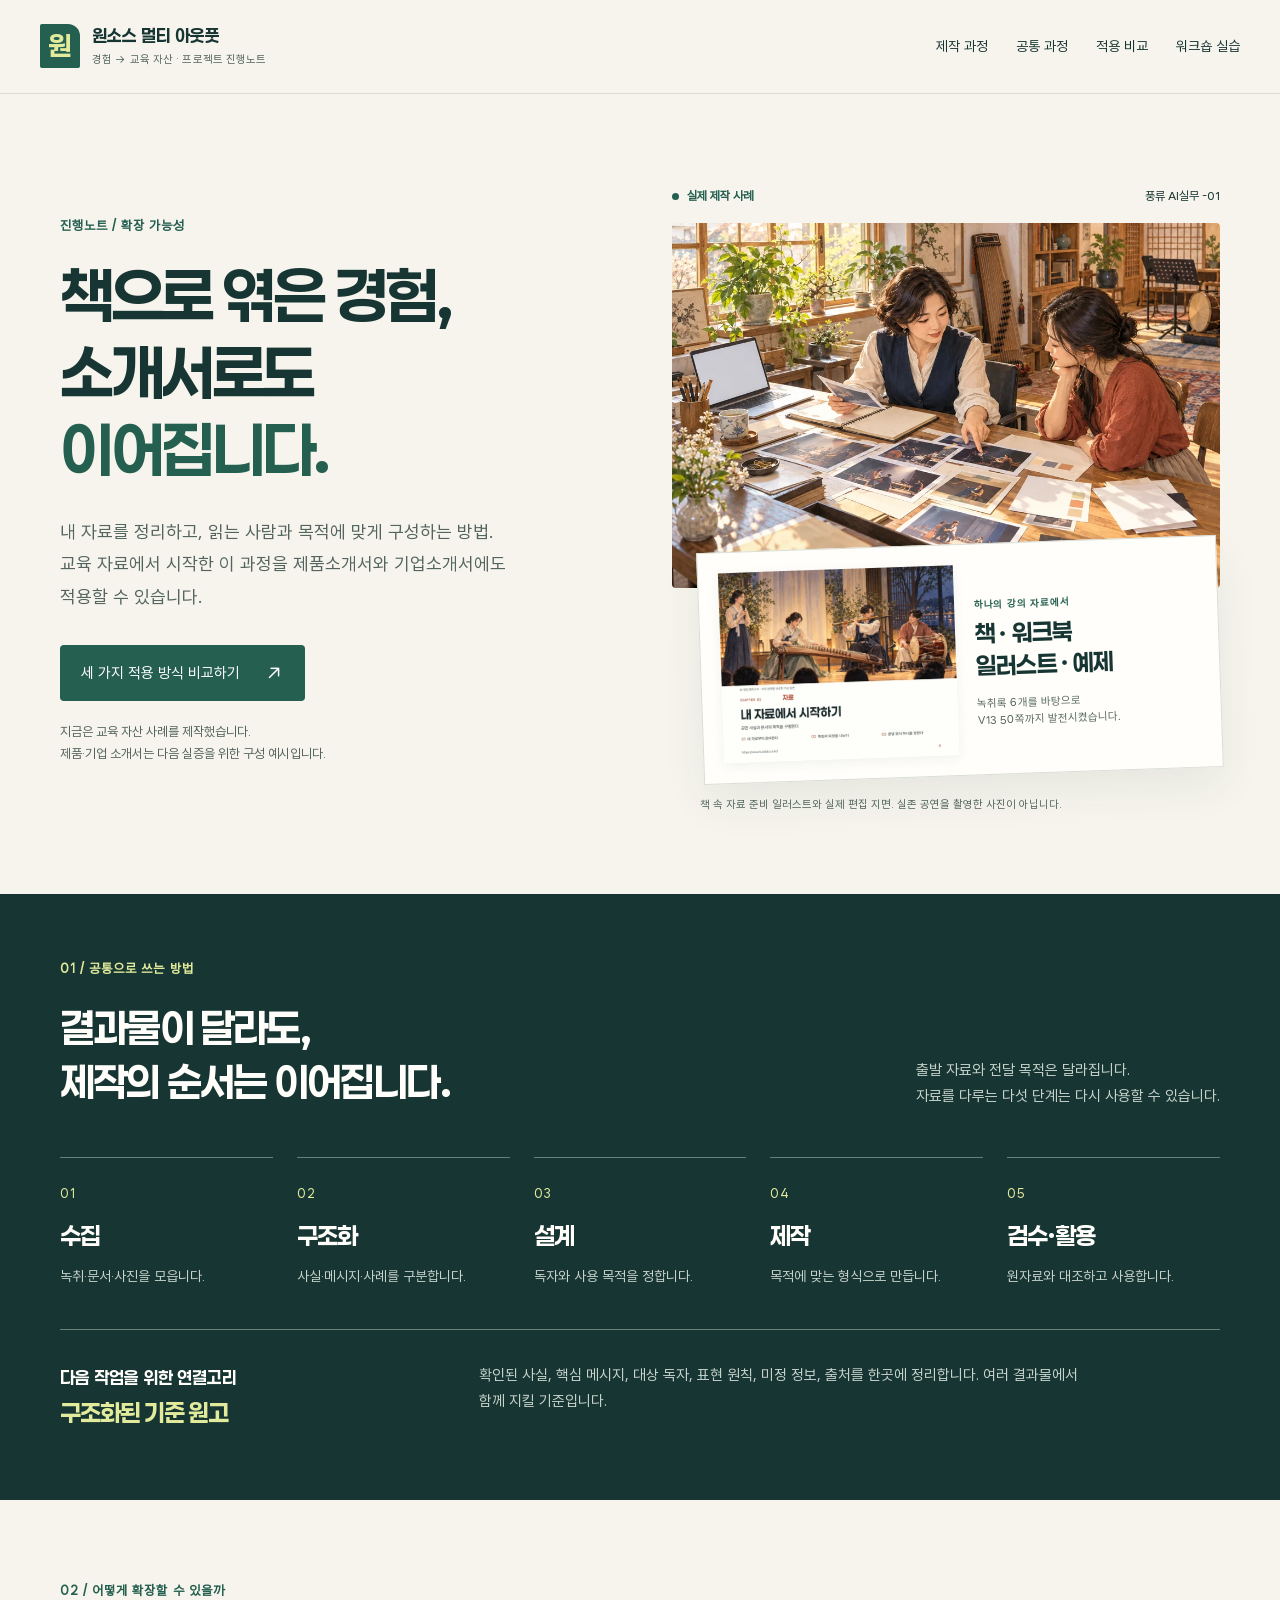
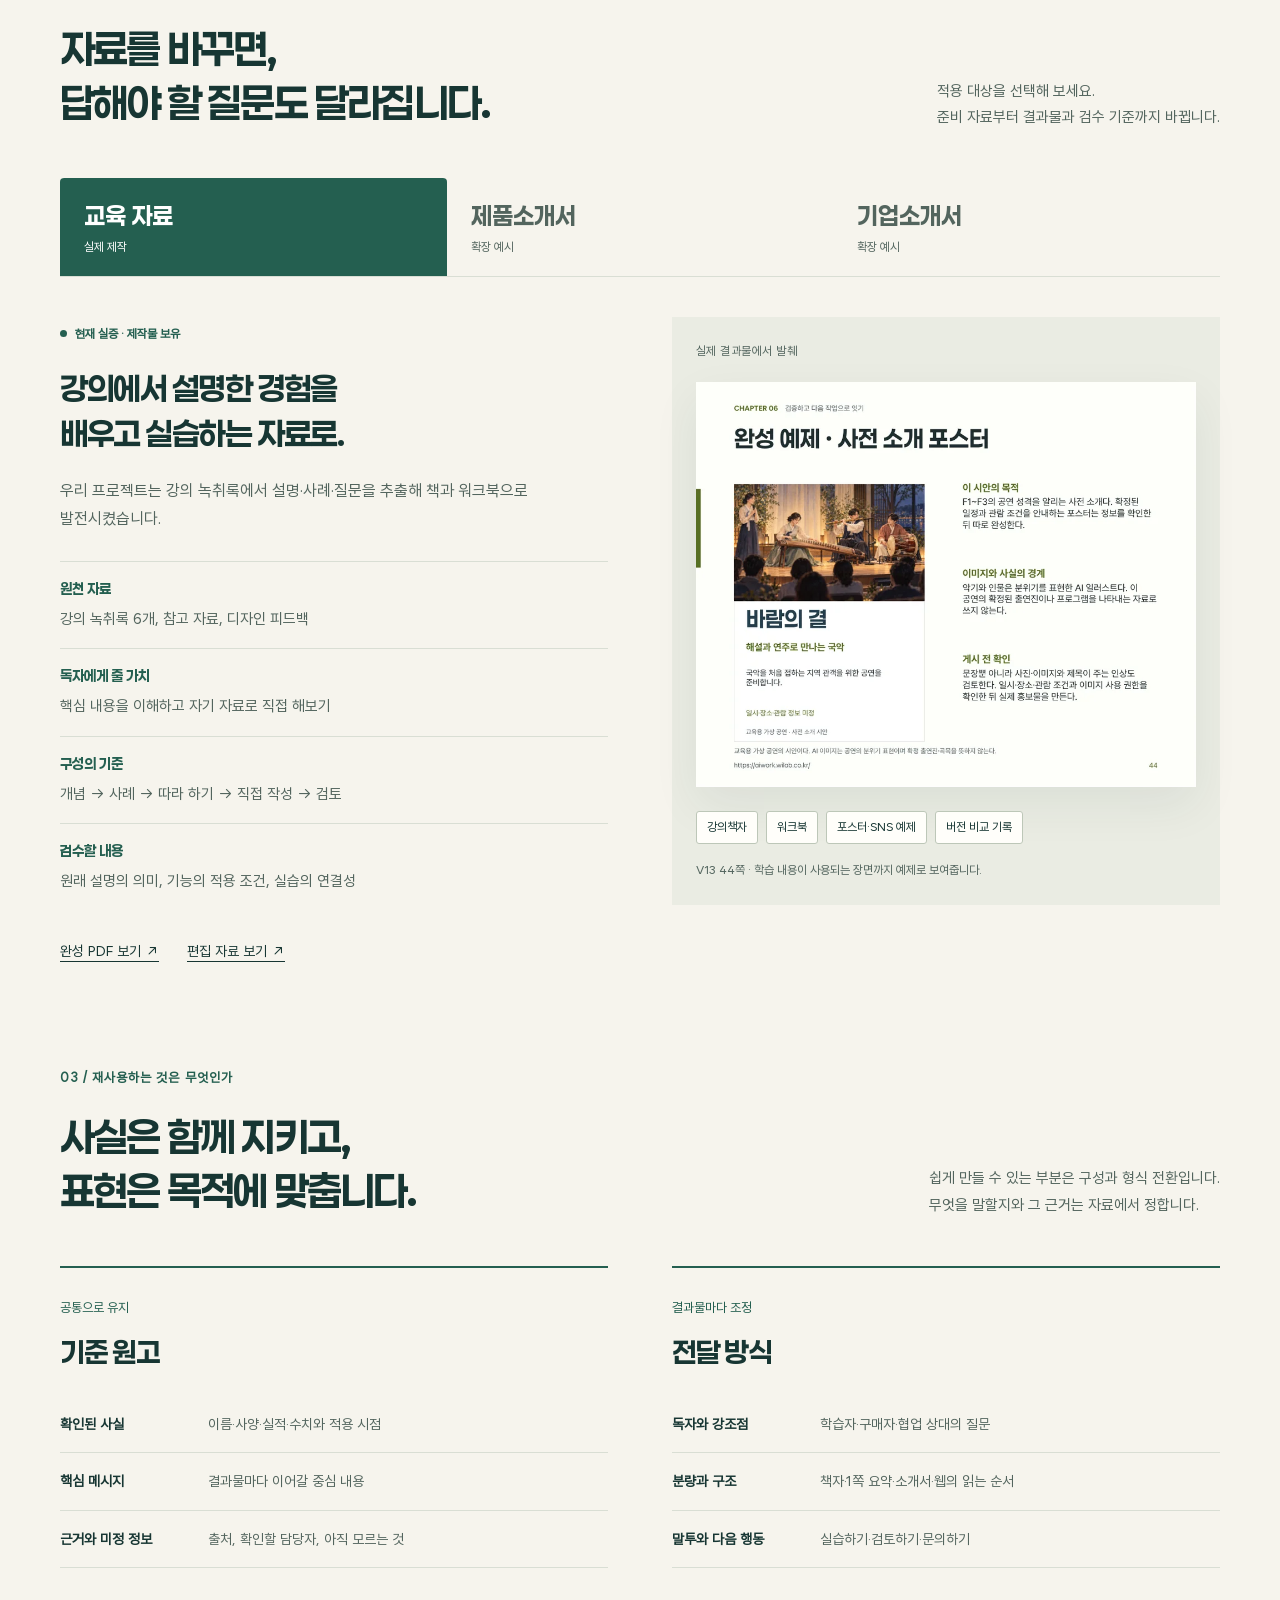
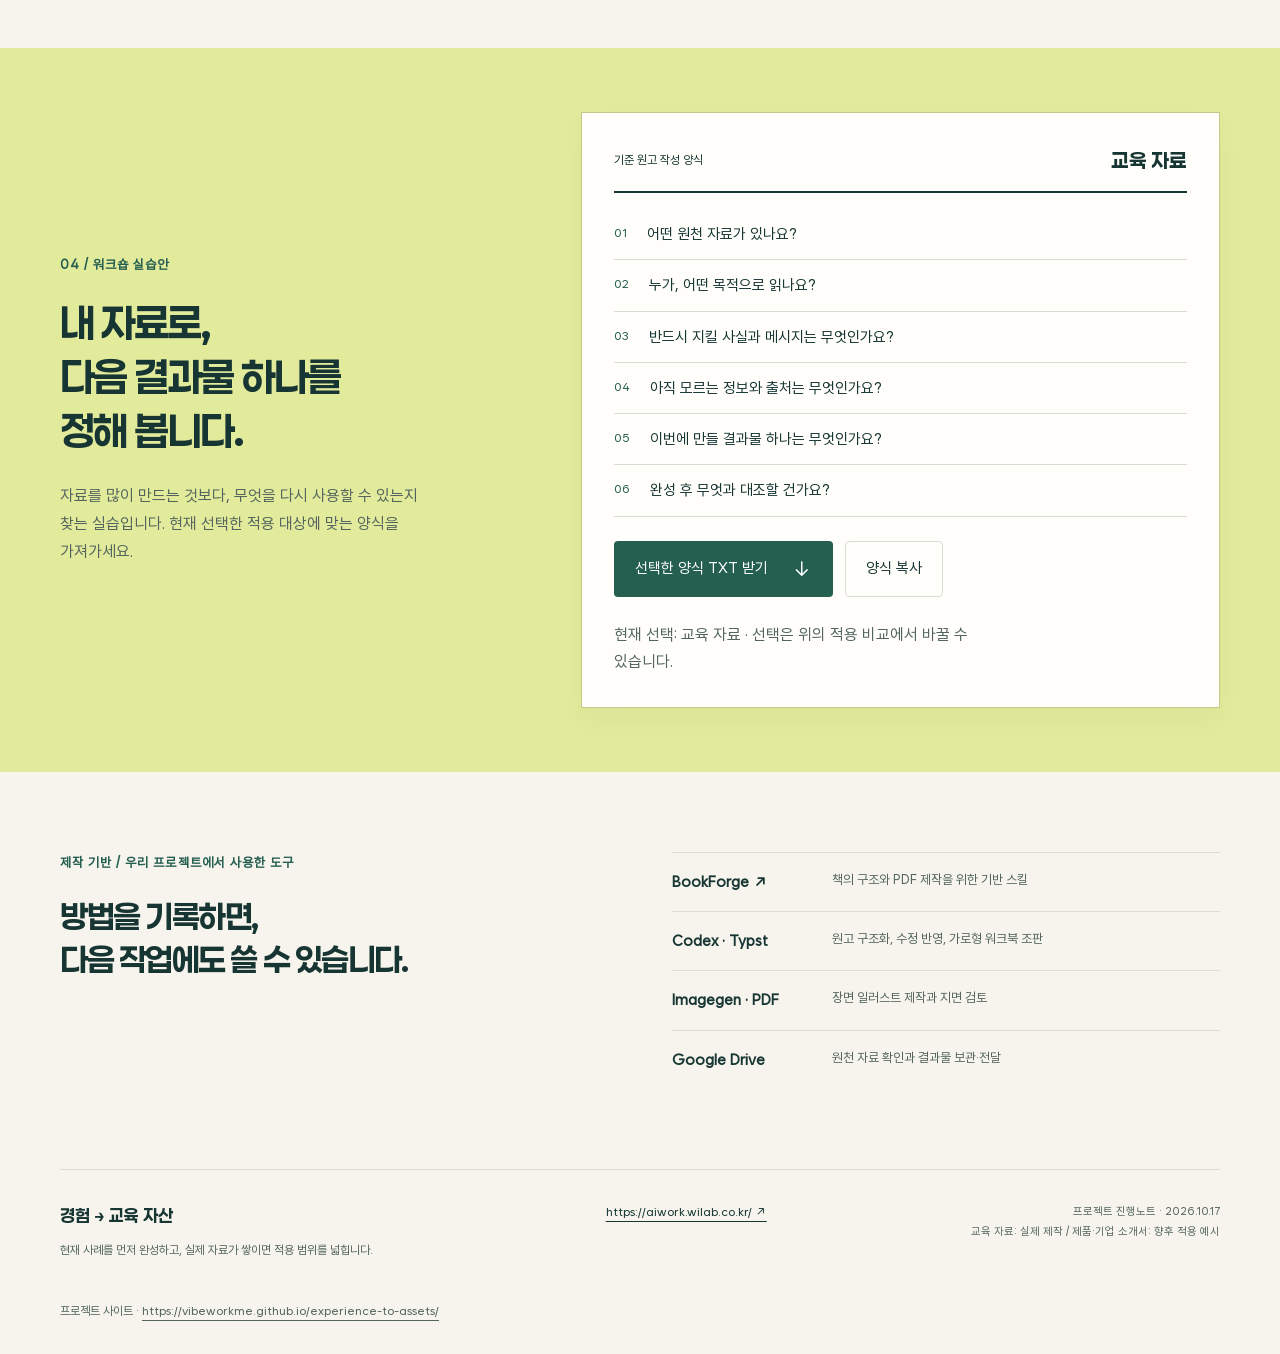
<file: expansion.html>
<!doctype html>
<html lang="ko">
<head>
  <meta charset="utf-8">
  <meta name="viewport" content="width=device-width,initial-scale=1">
  <meta name="description" content="강의 녹취록을 책과 워크북으로 만든 실제 제작 과정에서 제품소개서와 기업소개서로 확장하는 방법을 살펴봅니다.">
  <meta name="theme-color" content="#f6f4ed">
  <title>어디까지 확장할 수 있을까 · 경험에서 교육 자산으로</title>
  <link rel="icon" href="assets/favicon.svg" type="image/svg+xml">
  <link rel="preload" href="assets/WantedSans-Regular.ttf" as="font" type="font/ttf" crossorigin>
  <link rel="stylesheet" href="styles.css">
  <script src="app.js" defer></script>
</head>
<body>
  <a class="skip" href="#main">본문으로 건너뛰기</a>
  <header class="site-header">
    <a class="brand" href="index.html"><span class="brand-mark" aria-hidden="true">원</span><span>원소스 멀티 아웃풋<small>경험 → 교육 자산 · 프로젝트 진행노트</small></span></a>
    <nav aria-label="페이지 목차"><a href="index.html">제작 과정</a><a href="#process">공통 과정</a><a href="#cases">적용 비교</a><a href="#workshop">워크숍 실습</a></nav>
  </header>
  <main id="main">
    <section class="hero section-width" aria-labelledby="hero-title">
      <div class="hero-copy">
        <p class="eyebrow">진행노트 / 확장 가능성</p>
        <h1 id="hero-title">책으로 엮은 경험,<br>소개서로도<br><span>이어집니다.</span></h1>
        <p class="hero-lede">내 자료를 정리하고, 읽는 사람과 목적에 맞게 구성하는 방법. 교육 자료에서 시작한 이 과정을 제품소개서와 기업소개서에도 적용할 수 있습니다.</p>
        <a class="button primary" href="#cases">세 가지 적용 방식 비교하기 <span aria-hidden="true">↗</span></a>
        <p class="hero-note">지금은 교육 자산 사례를 제작했습니다.<br>제품·기업 소개서는 다음 실증을 위한 구성 예시입니다.</p>
      </div>
      <figure class="hero-visual">
        <div class="visual-heading"><span class="status actual">실제 제작 사례</span><span>풍류 AI실무 -01</span></div>
        <img class="scene" src="assets/planning.webp" width="1000" height="667" alt="공연 사진과 문서를 함께 검토하는 자료 준비 장면. 책 제작에 사용한 AI 생성 일러스트." fetchpriority="high">
        <div class="proof-paper">
          <img src="assets/book-page.webp" width="620" height="502" alt="V13 책의 장 도입 지면. 국악 공연 일러스트 아래 제목과 학습 항목이 배치되어 있다.">
          <div><span class="eyebrow">하나의 강의 자료에서</span><strong>책 · 워크북<br>일러스트 · 예제</strong><p>녹취록 6개를 바탕으로<br>V13 50쪽까지 발전시켰습니다.</p></div>
        </div>
        <figcaption>책 속 자료 준비 일러스트와 실제 편집 지면. 실존 공연을 촬영한 사진이 아닙니다.</figcaption>
      </figure>
    </section>

    <section id="process" class="process-band" aria-labelledby="process-title">
      <div class="section-width">
        <div class="section-heading"><div><p class="eyebrow">01 / 공통으로 쓰는 방법</p><h2 id="process-title">결과물이 달라도,<br>제작의 순서는 이어집니다.</h2></div><p>출발 자료와 전달 목적은 달라집니다.<br>자료를 다루는 다섯 단계는 다시 사용할 수 있습니다.</p></div>
        <ol class="steps">
          <li><span>01</span><h3>수집</h3><p>녹취·문서·사진을 모읍니다.</p></li>
          <li><span>02</span><h3>구조화</h3><p>사실·메시지·사례를 구분합니다.</p></li>
          <li><span>03</span><h3>설계</h3><p>독자와 사용 목적을 정합니다.</p></li>
          <li><span>04</span><h3>제작</h3><p>목적에 맞는 형식으로 만듭니다.</p></li>
          <li><span>05</span><h3>검수·활용</h3><p>원자료와 대조하고 사용합니다.</p></li>
        </ol>
        <div class="source-rule"><strong>다음 작업을 위한 연결고리<br><span>구조화된 기준 원고</span></strong><p>확인된 사실, 핵심 메시지, 대상 독자, 표현 원칙, 미정 정보, 출처를 한곳에 정리합니다. 여러 결과물에서 함께 지킬 기준입니다.</p></div>
      </div>
    </section>

    <section id="cases" class="section-width case-section" aria-labelledby="cases-title">
      <div class="section-heading"><div><p class="eyebrow">02 / 어떻게 확장할 수 있을까</p><h2 id="cases-title">자료를 바꾸면,<br>답해야 할 질문도 달라집니다.</h2></div><p>적용 대상을 선택해 보세요.<br>준비 자료부터 결과물과 검수 기준까지 바뀝니다.</p></div>
      <div class="tabs" role="tablist" aria-label="적용 대상 선택">
        <button type="button" role="tab" id="tab-education" aria-selected="true" aria-controls="panel-education" data-case="education">교육 자료<span>실제 제작</span></button>
        <button type="button" role="tab" id="tab-product" aria-selected="false" aria-controls="panel-product" tabindex="-1" data-case="product">제품소개서<span>확장 예시</span></button>
        <button type="button" role="tab" id="tab-company" aria-selected="false" aria-controls="panel-company" tabindex="-1" data-case="company">기업소개서<span>확장 예시</span></button>
      </div>

      <article id="panel-education" class="case-panel" role="tabpanel" aria-labelledby="tab-education" tabindex="0" data-case-panel="education">
        <div class="case-info"><p class="status actual">현재 실증 · 제작물 보유</p><h3>강의에서 설명한 경험을<br>배우고 실습하는 자료로.</h3><p>우리 프로젝트는 강의 녹취록에서 설명·사례·질문을 추출해 책과 워크북으로 발전시켰습니다.</p><dl class="case-facts"><div><dt>원천 자료</dt><dd>강의 녹취록 6개, 참고 자료, 디자인 피드백</dd></div><div><dt>독자에게 줄 가치</dt><dd>핵심 내용을 이해하고 자기 자료로 직접 해보기</dd></div><div><dt>구성의 기준</dt><dd>개념 → 사례 → 따라 하기 → 직접 작성 → 검토</dd></div><div><dt>검수할 내용</dt><dd>원래 설명의 의미, 기능의 적용 조건, 실습의 연결성</dd></div></dl><div class="case-links"><a href="downloads/pungryu-ai-workbook-v13.pdf" target="_blank" rel="noopener">완성 PDF 보기 ↗</a><a href="downloads/editable-manuscript-v13.zip" target="_blank" rel="noopener">편집 자료 보기 ↗</a></div></div>
        <div class="case-visual education-visual"><div class="paper-label">실제 결과물에서 발췌</div><img src="assets/example-page.webp" width="900" height="729" alt="국악 공연 포스터 시안과 제작 목적, 이미지와 사실의 구분, 게시 전 검토 설명을 함께 배치한 V13 44쪽." loading="lazy"><div class="output-tags"><span>강의책자</span><span>워크북</span><span>포스터·SNS 예제</span><span>버전 비교 기록</span></div><p class="visual-caption">V13 44쪽 · 학습 내용이 사용되는 장면까지 예제로 보여줍니다.</p></div>
      </article>

      <article id="panel-product" class="case-panel" role="tabpanel" aria-labelledby="tab-product" tabindex="0" data-case-panel="product" hidden>
        <div class="case-info"><p class="status proposed">향후 적용 예시 · 실증 전</p><h3>제품 정보를 모아,<br>고객이 선택할 이유로.</h3><p>제품의 사양을 나열하는 데서 출발해, 누구의 어떤 문제를 해결하는지 설명하는 소개서로 구성할 수 있습니다.</p><dl class="case-facts"><div><dt>원천 자료</dt><dd>제품 사진, 사양표, 사용법, 사용 사례, 성능 근거</dd></div><div><dt>독자에게 줄 가치</dt><dd>제품이 필요한 이유와 내 상황에 맞는지 판단하기</dd></div><div><dt>구성의 기준</dt><dd>고객 문제 → 제품 가치 → 특징·사용법 → 근거 → 문의</dd></div><div><dt>검수할 내용</dt><dd>모델명·사양·가격, 성능 표현의 근거, 사진과 실제 제품의 일치</dd></div></dl><p class="case-boundary">현재 제품소개서를 완성했다는 뜻은 아닙니다. 실제 제품 자료를 확보한 뒤 같은 과정으로 검증할 다음 적용안입니다.</p></div>
        <div class="case-visual"><div class="paper-label">제품소개서 구성 예시</div><div class="document product-document"><div class="document-top">PRODUCT / 제품명 입력</div><h4>누구의 어떤 문제를<br>해결하는 제품인가?</h4><div class="product-photo-slot"><span>실제 제품 사진을 넣는 자리</span></div><div class="document-body"><div><span>01</span><strong>고객의 상황</strong><p>어떤 불편과 필요가 있는가</p></div><div><span>02</span><strong>핵심 가치</strong><p>확인된 특징이 어떤 도움을 주는가</p></div><div><span>03</span><strong>선택의 근거</strong><p>사양·사용 사례·검증 자료로 설명</p></div></div></div><div class="output-tags"><span>상세 소개서</span><span>영업용 1쪽 요약</span><span>제안서 삽입 페이지</span><span>웹 제품 소개</span></div></div>
      </article>

      <article id="panel-company" class="case-panel" role="tabpanel" aria-labelledby="tab-company" tabindex="0" data-case-panel="company" hidden>
        <div class="case-info"><p class="status proposed">향후 적용 예시 · 실증 전</p><h3>회사의 자료를 모아,<br>함께 일할 이유로.</h3><p>회사 개요와 실적을 정리한 기준 원고에서 출발해, 만나는 고객과 제안 목적에 맞는 기업소개서를 구성할 수 있습니다.</p><dl class="case-facts"><div><dt>원천 자료</dt><dd>회사 개요, 주요 사업, 핵심 역량, 프로젝트 기록, 인증 자료</dd></div><div><dt>독자에게 줄 가치</dt><dd>어떤 일을 맡길 수 있고, 왜 협업할 만한지 판단하기</dd></div><div><dt>구성의 기준</dt><dd>회사 정체성 → 해결할 문제 → 역량 → 실적 → 협업 제안</dd></div><div><dt>검수할 내용</dt><dd>연혁·인증·실적, 공개 가능한 고객사와 사례, 제공 가능한 업무 범위</dd></div></dl><p class="case-boundary">현재 기업소개서를 제작·검증한 사례는 아닙니다. 실제 회사 자료와 공개 범위를 확인한 뒤 진행할 적용안입니다.</p></div>
        <div class="case-visual"><div class="paper-label">기업소개서 구성 예시</div><div class="document company-document"><div class="document-top">COMPANY / 회사명 입력</div><h4>어떤 일을 맡길 수 있는<br>회사인가?</h4><p class="document-intro">대상 고객과 제공하는 가치를 한 문장으로 정리합니다.</p><div class="company-capabilities"><span>주요 사업</span><span>핵심 역량</span><span>검증된 실적</span></div><div class="company-case"><small>프로젝트 사례</small><strong>과제 · 수행 내용 · 확인된 결과</strong><p>고객명과 수치는 공개 가능한 실제 자료로 채웁니다.</p></div><p class="document-close">이번 고객에게 제안할 협업 범위</p></div><div class="output-tags"><span>기업소개서</span><span>미팅용 요약본</span><span>고객별 제안 자료</span><span>회사 웹 소개</span></div></div>
      </article>
      <noscript><p class="no-script">선택 기능은 JavaScript가 필요합니다. 교육 자료는 개념·사례·실습을, 제품소개서는 고객 문제·제품 가치·근거를, 기업소개서는 회사 정체성·역량·실적·협업을 중심으로 구성합니다. 아래 공통 과정과 실습 항목은 그대로 읽을 수 있습니다.</p></noscript>
    </section>

    <section class="section-width reuse-section" aria-labelledby="reuse-title">
      <div class="section-heading"><div><p class="eyebrow">03 / 재사용하는 것은 무엇인가</p><h2 id="reuse-title">사실은 함께 지키고,<br>표현은 목적에 맞춥니다.</h2></div><p>쉽게 만들 수 있는 부분은 구성과 형식 전환입니다.<br>무엇을 말할지와 그 근거는 자료에서 정합니다.</p></div>
      <div class="reuse-columns"><div><span class="reuse-kicker">공통으로 유지</span><h3>기준 원고</h3><ul><li><strong>확인된 사실</strong><span>이름·사양·실적·수치와 적용 시점</span></li><li><strong>핵심 메시지</strong><span>결과물마다 이어갈 중심 내용</span></li><li><strong>근거와 미정 정보</strong><span>출처, 확인할 담당자, 아직 모르는 것</span></li></ul></div><div><span class="reuse-kicker">결과물마다 조정</span><h3>전달 방식</h3><ul><li><strong>독자와 강조점</strong><span>학습자·구매자·협업 상대의 질문</span></li><li><strong>분량과 구조</strong><span>책자·1쪽 요약·소개서·웹의 읽는 순서</span></li><li><strong>말투와 다음 행동</strong><span>실습하기·검토하기·문의하기</span></li></ul></div></div>
    </section>

    <section id="workshop" class="workshop-band" aria-labelledby="workshop-title"><div class="section-width workshop-grid"><div><p class="eyebrow">04 / 워크숍 실습안</p><h2 id="workshop-title">내 자료로,<br>다음 결과물 하나를<br>정해 봅니다.</h2><p>자료를 많이 만드는 것보다, 무엇을 다시 사용할 수 있는지 찾는 실습입니다. 현재 선택한 적용 대상에 맞는 양식을 가져가세요.</p></div><div class="worksheet"><div class="worksheet-head"><span>기준 원고 작성 양식</span><strong id="template-kind">교육 자료</strong></div><ol><li><span>01</span>어떤 원천 자료가 있나요?</li><li><span>02</span>누가, 어떤 목적으로 읽나요?</li><li><span>03</span>반드시 지킬 사실과 메시지는 무엇인가요?</li><li><span>04</span>아직 모르는 정보와 출처는 무엇인가요?</li><li><span>05</span>이번에 만들 결과물 하나는 무엇인가요?</li><li><span>06</span>완성 후 무엇과 대조할 건가요?</li></ol><div class="worksheet-actions"><button class="button primary" id="download-template" type="button">선택한 양식 TXT 받기 <span aria-hidden="true">↓</span></button><button class="button secondary" id="copy-template" type="button">양식 복사</button></div><p id="copy-status" class="copy-status" role="status" aria-live="polite">현재 선택: 교육 자료 · 선택은 위의 적용 비교에서 바꿀 수 있습니다.</p></div></div></section>

    <section id="tools" class="section-width tools-section" aria-labelledby="tools-title"><div><p class="eyebrow">제작 기반 / 우리 프로젝트에서 사용한 도구</p><h2 id="tools-title">방법을 기록하면,<br>다음 작업에도 쓸 수 있습니다.</h2></div><div class="tool-list"><a href="https://github.com/gongnyang/bookforge" target="_blank" rel="noopener"><strong>BookForge ↗</strong><span>책의 구조와 PDF 제작을 위한 기반 스킬</span></a><div><strong>Codex · Typst</strong><span>원고 구조화, 수정 반영, 가로형 워크북 조판</span></div><div><strong>Imagegen · PDF</strong><span>장면 일러스트 제작과 지면 검토</span></div><div><strong>Google Drive</strong><span>원천 자료 확인과 결과물 보관·전달</span></div></div></section>
  </main>
  <footer class="site-footer section-width"><div><strong>경험 → 교육 자산</strong><p>현재 사례를 먼저 완성하고, 실제 자료가 쌓이면 적용 범위를 넓힙니다.</p></div><a href="https://aiwork.wilab.co.kr/" target="_blank" rel="noopener">https://aiwork.wilab.co.kr/ ↗</a><small>프로젝트 진행노트 · 2026.10.17<br>교육 자료: 실제 제작 / 제품·기업 소개서: 향후 적용 예시</small><p class="published-address">프로젝트 사이트 · <a href="https://vibeworkme.github.io/experience-to-assets/">https://vibeworkme.github.io/experience-to-assets/</a></p></footer>
</body>
</html>
</file>
<file: styles.css>
@font-face{font-family:Wanted;src:url('assets/WantedSans-Regular.ttf') format('truetype');font-weight:400;font-display:swap}
@font-face{font-family:Paperlogy;src:url('assets/Paperlogy-7Bold.ttf') format('truetype');font-weight:700;font-display:swap}
:root{--paper:#f6f4ed;--surface:#fffefa;--ink:#173633;--muted:#53655e;--line:#d9ded4;--green:#245f50;--lime:#e2ea9b;--rust:#a9442d;--brown:#8a4b15;--white:#fff;--space:4px;--radius:4px;--shadow:0 18px 44px #17363312;--body:Wanted,Arial,sans-serif;--display:Paperlogy,Wanted,sans-serif}
.skip:not(:focus){clip-path:inset(50%)}
*{box-sizing:border-box}html{scroll-behavior:smooth;scroll-padding-top:112px}body{margin:0;background:var(--paper);color:var(--ink);font:400 17px/1.75 var(--body);word-break:keep-all;overflow-wrap:break-word}a{color:inherit;text-underline-offset:5px}button{font:inherit}button,a{-webkit-tap-highlight-color:transparent}button{cursor:pointer}img{max-width:100%;height:auto;display:block}h1,h2,h3,h4,p,figure{margin:0}h1,h2,h3,h4{font-family:var(--display);font-weight:700;letter-spacing:-.045em;line-height:1.35}p{color:var(--muted)}ul,ol{padding:0;margin:0}a:focus-visible,button:focus-visible,[tabindex]:focus-visible{outline:3px solid var(--rust);outline-offset:5px}.section-width{width:min(1160px,calc(100% - 80px));margin-inline:auto}.eyebrow{font-size:13px;letter-spacing:.08em;font-weight:700;color:var(--green);margin-bottom:20px}.skip{position:fixed;top:8px;left:16px;transform:translateY(-180%);padding:12px 20px;background:var(--ink);color:var(--white);z-index:20}.skip:focus{transform:none}
.site-header{max-width:1320px;margin:auto;display:flex;align-items:center;justify-content:space-between;gap:24px;padding:24px 40px;border-bottom:1px solid var(--line);background:var(--paper)}.brand{text-decoration:none;display:flex;gap:12px;align-items:center;font-family:var(--display);font-size:17px;line-height:1.4}.brand-mark{width:40px;height:44px;background:var(--green);color:var(--lime);display:grid;place-items:center;font-size:27px;border-radius:2px 12px 2px 2px}.brand small{display:block;font:400 11px/1.5 var(--body);color:var(--muted);letter-spacing:.01em;margin-top:4px}.site-header nav{display:flex;gap:28px;font-size:14px}.site-header nav a{text-decoration:none;padding-block:10px}.site-header nav a:hover{color:var(--rust);text-decoration:underline}
.hero{display:grid;grid-template-columns:1fr 1fr;gap:64px;padding-block:72px 80px;align-items:center}.hero h1{font-size:clamp(42px,4.8vw,68px);line-height:1.25;letter-spacing:-.055em}.hero h1 span{color:var(--green)}.hero-lede{max-width:450px;font-size:18px;line-height:1.8;margin-top:28px}.button{min-height:48px;padding:12px 20px;display:inline-flex;align-items:center;justify-content:center;gap:24px;text-decoration:none;border:1px solid transparent;border-radius:var(--radius);font-size:15px;line-height:1.5}.button span{font-size:20px}.primary{color:var(--white);background:var(--green)}.primary:hover{background:var(--ink)}.secondary{background:transparent;color:var(--ink);border-color:var(--line)}.secondary:hover{background:var(--paper)}.hero .button{margin-top:32px}.hero-note{font-size:13px;margin-top:20px;line-height:1.7}.hero-visual{min-width:0;position:relative;padding-top:20px}.visual-heading{font-size:12px;display:flex;justify-content:space-between;align-items:center;gap:16px;padding-bottom:16px}.status{font-size:12px;line-height:1.5;font-weight:700;display:inline-flex;align-items:center;gap:8px;color:var(--green)}.status:before{content:'';width:7px;height:7px;flex:none;border-radius:50%;background:currentColor}.proposed{color:var(--brown)}.scene{width:100%;border-radius:var(--radius);aspect-ratio:1.5;object-fit:cover}.proof-paper{position:relative;margin-top:-44px;margin-left:28px;background:var(--surface);padding:20px;display:grid;grid-template-columns:1.05fr 1fr;gap:20px;box-shadow:var(--shadow);border:1px solid var(--line);align-items:center;transform:rotate(-2deg)}.proof-paper img{box-shadow:0 3px 12px #17363310}.proof-paper strong{font:700 24px/1.35 var(--display);display:block;letter-spacing:-.035em}.proof-paper .eyebrow{font-size:10px;margin-bottom:8px}.proof-paper p{font-size:11px;line-height:1.6;margin-top:12px}.hero-visual figcaption{font-size:11px;line-height:1.7;margin-top:20px;padding-left:28px;color:var(--muted)}
.section-heading{display:flex;align-items:flex-end;justify-content:space-between;gap:40px;margin-bottom:48px}.section-heading h2,.workshop-grid h2,.tools-section h2{font-size:40px}.section-heading>p{max-width:380px;font-size:15px}.process-band{background:var(--ink);color:var(--surface);padding-block:64px}.process-band .eyebrow{color:var(--lime)}.process-band p{color:#c7d2cb}.steps{display:grid;grid-template-columns:repeat(5,minmax(0,1fr));gap:24px;list-style:none}.steps li{border-top:1px solid #698078;padding-top:20px}.steps li>span{font-size:13px;color:var(--lime);letter-spacing:.06em}.steps h3{font-size:24px;margin:12px 0}.steps p{font-size:14px}.source-rule{border-top:1px solid #698078;margin-top:40px;padding-top:32px;display:grid;grid-template-columns:1fr 2fr;gap:48px}.source-rule strong{font:700 17px/1.8 var(--display)}.source-rule strong span{color:var(--lime);font-size:24px;letter-spacing:-.04em}.source-rule p{font-size:15px;max-width:600px}
.case-section{padding-block:80px 64px}.tabs{display:grid;grid-template-columns:repeat(3,minmax(0,1fr));gap:0;border-bottom:1px solid var(--line);margin-bottom:40px}.tabs button{padding:20px 24px;min-height:88px;border:0;color:var(--muted);background:transparent;text-align:left;font:700 24px/1.5 var(--display);border-radius:var(--radius) var(--radius) 0 0}.tabs span{display:block;font:400 12px/1.5 var(--body);margin-top:4px}.tabs button[aria-selected=true]{background:var(--green);color:var(--white)}.tabs button[aria-selected=false]:hover{background:#e8ece3;color:var(--ink)}.case-panel{display:grid;grid-template-columns:1fr 1fr;gap:64px;align-items:start}.case-panel[hidden]{display:none}.case-info h3{font-size:32px;line-height:1.4;margin:20px 0}.case-info>p:not(.status){font-size:16px}.case-facts{margin:28px 0 0}.case-facts>div{padding:16px 0;border-top:1px solid var(--line)}.case-facts dt{font:700 14px/1.5 var(--display);color:var(--green);margin-bottom:8px}.case-facts dd{margin:0;font-size:15px;line-height:1.7;color:var(--muted)}.case-links{display:flex;flex-wrap:wrap;gap:12px 28px;margin-top:20px;font-size:14px}.case-links a{padding-block:8px}.case-boundary{border-top:1px solid var(--line);padding-top:20px;margin-top:4px;font-size:13px!important;line-height:1.8}.case-visual{background:#eaece3;padding:24px}.paper-label{font-size:12px;letter-spacing:.04em;color:var(--muted);margin-bottom:20px}.case-visual>img{background:var(--surface);box-shadow:var(--shadow);width:100%}.output-tags{display:flex;gap:8px;flex-wrap:wrap;margin-top:24px}.output-tags span{border:1px solid #bdc7b8;border-radius:3px;padding:5px 10px;font-size:12px;color:var(--ink);background:var(--surface)}.visual-caption{font-size:12px;line-height:1.7;margin-top:16px}.document{background:var(--surface);padding:28px;min-height:440px;box-shadow:var(--shadow)}.document-top{font-size:10px;letter-spacing:.08em;border-bottom:1px solid var(--line);padding-bottom:12px;color:var(--muted)}.document h4{font-size:26px;margin-top:24px;line-height:1.4}.product-photo-slot{margin-top:24px;min-height:92px;background:#f0e4d5;display:grid;place-items:center;color:var(--brown);border:1px dashed #bc9669;font-size:12px}.document-body{margin-top:24px;display:grid;gap:12px}.document-body>div{display:grid;grid-template-columns:24px 1fr;gap:0 8px}.document-body span{font-size:12px;color:var(--brown);grid-row:span 2}.document-body strong{font-size:13px}.document-body p{font-size:12px}.document-intro{font-size:13px;margin-top:20px}.company-capabilities{display:flex;flex-wrap:wrap;gap:8px;margin-top:24px}.company-capabilities span{background:#e5ecdf;color:var(--green);padding:8px;font-size:12px}.company-case{border-top:1px solid var(--line);margin-top:28px;padding-top:20px}.company-case small{font-size:11px;color:var(--green)}.company-case strong{display:block;font-size:14px;margin-top:8px}.company-case p{font-size:12px;margin-top:12px}.document-close{font-size:12px;margin-top:28px;border-top:1px solid var(--line);padding-top:16px}.no-script{margin-top:24px;padding:20px;border:1px solid var(--line)}
.reuse-section{padding-block:32px 80px}.reuse-columns{display:grid;grid-template-columns:1fr 1fr;gap:64px}.reuse-columns>div{border-top:2px solid var(--green);padding-top:24px}.reuse-kicker{font-size:13px;color:var(--green)}.reuse-columns h3{font-size:28px;margin-top:12px}.reuse-columns ul{list-style:none;margin-top:24px}.reuse-columns li{display:grid;grid-template-columns:132px 1fr;gap:16px;padding:16px 0;border-bottom:1px solid var(--line);font-size:14px}.reuse-columns li>span{color:var(--muted)}
.workshop-band{background:var(--lime);padding-block:64px}.workshop-grid{display:grid;grid-template-columns:1fr 1.4fr;gap:64px;align-items:center}.workshop-grid>div>p:not(.eyebrow){margin-top:24px;font-size:16px;max-width:360px}.worksheet{background:var(--surface);border:1px solid #c2cb88;padding:32px;box-shadow:0 12px 28px #17363309}.worksheet-head{display:flex;justify-content:space-between;gap:16px;align-items:center;padding-bottom:16px;border-bottom:2px solid var(--ink);font-size:12px}.worksheet-head strong{font:700 20px/1.5 var(--display)}.worksheet ol{list-style:none;margin-top:16px}.worksheet li{padding:12px 0;border-bottom:1px solid var(--line);font-size:15px;display:flex;gap:20px}.worksheet li>span{font-size:12px;color:var(--green);line-height:2.1}.worksheet-actions{display:flex;gap:12px;flex-wrap:wrap;margin-top:24px}.copy-status{min-height:24px;font-size:11px;line-height:1.7;margin-top:16px}
.tools-section{padding-block:80px;display:grid;grid-template-columns:1fr 1fr;gap:64px}.tools-section h2{font-size:32px}.tool-list{display:grid;gap:0}.tool-list>a,.tool-list>div{padding:16px 0;border-top:1px solid var(--line);text-decoration:none;display:grid;grid-template-columns:140px 1fr;gap:20px}.tool-list a:hover strong{text-decoration:underline}.tool-list strong{font-size:15px}.tool-list span{font-size:13px;color:var(--muted)}.site-footer{border-top:1px solid var(--line);padding-block:32px;display:grid;grid-template-columns:1.5fr .7fr 1fr;gap:32px;align-items:start}.site-footer strong{font:700 17px/1.6 var(--display)}.site-footer p,.site-footer a{font-size:12px}.site-footer p{margin-top:8px}.site-footer small{font-size:11px;color:var(--muted);text-align:right;line-height:1.8}
@media(min-width:1600px){.hero{gap:80px;padding-block:96px}.hero h1{font-size:72px}}
@media(max-width:1100px){.hero{gap:40px}.section-heading h2,.workshop-grid h2{font-size:34px}.proof-paper{margin-left:12px;gap:12px;padding:16px}.proof-paper strong{font-size:20px}.proof-paper p{font-size:10px}.proof-paper .eyebrow{font-size:9px}.case-panel,.reuse-columns,.workshop-grid,.tools-section{gap:40px}.document{padding:24px}}
@media(max-width:960px){.section-width{width:calc(100% - 48px)}.site-header{padding:20px 24px}.site-header nav{gap:16px;font-size:13px}.brand{font-size:15px}.brand small{font-size:10px}.hero{grid-template-columns:1fr;gap:40px;padding-block:48px 64px}.hero-copy{max-width:640px}.hero h1{font-size:56px}.hero h1 br:nth-of-type(2){display:none}.hero-lede{max-width:560px}.hero-visual{max-width:620px;justify-self:center;width:100%;padding-top:0}.proof-paper{margin-left:48px;margin-top:-48px;padding:24px;gap:24px}.proof-paper strong{font-size:28px}.proof-paper p{font-size:13px}.proof-paper .eyebrow{font-size:11px}.steps{gap:16px}.steps h3{font-size:21px}.steps p{font-size:13px}.source-rule{gap:32px}.case-panel{grid-template-columns:1fr 1fr;gap:28px}.case-info h3{font-size:26px}.case-visual{padding:16px}.document{padding:20px;min-height:440px}.document h4{font-size:23px}.section-heading{align-items:start;gap:24px}.section-heading>p{max-width:280px}.reuse-columns{gap:32px}.reuse-columns li{grid-template-columns:1fr;gap:4px}.workshop-grid,.tools-section{grid-template-columns:1fr}.workshop-grid>div>p:not(.eyebrow){max-width:560px}.workshop-grid h2 br:nth-of-type(2){display:none}.tool-list>a,.tool-list>div{grid-template-columns:180px 1fr}.site-footer{grid-template-columns:1.4fr 1fr}.site-footer small{grid-column:1/-1;text-align:left}}
@media(max-width:620px){html{scroll-padding-top:24px}.section-width{width:calc(100% - 40px)}.site-header{padding:16px 20px;align-items:flex-start}.brand-mark{width:32px;height:36px;font-size:23px}.brand{font-size:13px;gap:8px}.brand small{max-width:180px;font-size:9px}.site-header nav{flex-direction:column;gap:0;text-align:right;font-size:11px;line-height:1.5}.site-header nav a{padding:3px 0}.hero{padding-block:40px 48px;gap:32px}.hero h1{font-size:42px;line-height:1.3}.hero h1 br:nth-of-type(2){display:initial}.eyebrow{font-size:11px;margin-bottom:16px}.hero-lede{font-size:16px;margin-top:24px}.hero .button{margin-top:24px}.hero-note{font-size:12px}.hero-visual{padding-top:8px}.visual-heading{font-size:10px;gap:8px}.status{font-size:11px}.proof-paper{margin-left:12px;margin-top:-24px;gap:12px;padding:12px}.proof-paper strong{font-size:20px}.proof-paper p{font-size:10px;margin-top:8px}.proof-paper .eyebrow{font-size:8px}.hero-visual figcaption{padding-left:12px;font-size:10px;margin-top:16px}.section-heading{display:block;margin-bottom:32px}.section-heading h2,.workshop-grid h2,.tools-section h2{font-size:28px;line-height:1.45}.section-heading>p{margin-top:20px;max-width:100%;font-size:14px}.section-heading>p br{display:none}.process-band{padding-block:48px}.steps{grid-template-columns:1fr;gap:0}.steps li{display:grid;grid-template-columns:24px 80px 1fr;gap:12px;align-items:start;padding:16px 0}.steps h3{margin:0;font-size:18px;line-height:1.6}.steps li>span{font-size:11px;line-height:2.5}.steps p{font-size:13px;line-height:1.8}.source-rule{grid-template-columns:1fr;gap:16px;padding-top:24px;margin-top:24px}.source-rule strong{font-size:15px}.source-rule strong span{font-size:23px}.source-rule p{font-size:14px}.case-section{padding-block:48px 32px}.tabs{margin-bottom:28px}.tabs button{font-size:17px;padding:16px 10px;min-height:80px;line-height:1.5;white-space:nowrap}.tabs span{font-size:10px}.case-panel{grid-template-columns:1fr;gap:28px}.case-info h3{font-size:27px}.case-info>p:not(.status){font-size:15px}.case-facts dd{font-size:14px}.case-visual{padding:20px}.document{padding:24px;min-height:420px}.document h4{font-size:25px}.case-boundary{font-size:12px!important}.output-tags{gap:6px;margin-top:20px}.output-tags span{font-size:11px;padding:5px 8px}.reuse-section{padding-block:24px 48px}.reuse-columns{grid-template-columns:1fr;gap:32px}.reuse-columns h3{font-size:25px}.reuse-columns li{grid-template-columns:110px 1fr;gap:12px;font-size:13px}.workshop-band{padding-block:48px}.workshop-grid{gap:32px}.workshop-grid>div>p:not(.eyebrow){font-size:15px}.worksheet{padding:24px 20px}.worksheet-head{align-items:flex-start;flex-direction:column;gap:8px}.worksheet-head strong{font-size:19px}.worksheet li{font-size:14px;gap:12px}.worksheet-actions{gap:8px}.worksheet-actions .button{padding:12px 14px;gap:8px;font-size:13px}.copy-status{font-size:10px}.tools-section{padding-block:48px;gap:24px}.tool-list>a,.tool-list>div{grid-template-columns:1fr;gap:4px}.tool-list strong{font-size:15px}.tool-list span{font-size:13px}.site-footer{grid-template-columns:1fr;gap:20px}.site-footer small{grid-column:auto}.site-footer p{font-size:12px}}
.site-footer>a{min-width:0;overflow-wrap:anywhere}.site-footer .published-address{grid-column:1/-1;overflow-wrap:anywhere}
@media(prefers-reduced-motion:reduce){html{scroll-behavior:auto}*{transition:none!important;animation:none!important}}
@media print{.site-header nav,.hero .button,.worksheet-actions,.copy-status{display:none}.section-width{width:100%}.site-header{padding:20px 0}.hero{padding-top:32px}.case-panel[hidden]{display:grid;break-before:page}.process-band{color:var(--ink);background:var(--paper)}.process-band p,.process-band .eyebrow{color:var(--ink)}.source-rule strong span{color:var(--green)}.case-panel,.reuse-columns,.workshop-grid{break-inside:avoid}.tabs{display:none}.tools-section{padding-block:32px}}
</file>
<file: project.css>
.hero-actions{display:flex;align-items:center;gap:12px;flex-wrap:wrap;margin-top:32px}.hero .hero-actions .button{margin-top:0}.home-nav{gap:20px!important}.result-grid{display:grid;grid-template-columns:repeat(3,minmax(0,1fr));gap:40px}.result-grid article{border-top:1px solid #698078;padding-top:24px;display:flex;flex-direction:column;align-items:start}.result-number{font-size:13px;color:var(--lime)}.result-grid h3{font-size:25px;margin-top:16px}.result-grid p{font-size:15px;margin-top:16px}.result-grid a{font-size:14px;color:var(--lime);margin-top:24px;padding-block:8px}.follow-section{padding-block:80px}.follow-intro{display:flex;gap:32px;padding:24px 0;border-top:1px solid var(--line);border-bottom:1px solid var(--line);margin-bottom:32px;font-size:15px}.follow-intro strong{flex:none;font-family:var(--display)}.follow-steps{border-top:1px solid var(--line)}.follow-steps details{border-bottom:1px solid var(--line)}.follow-steps summary{list-style:none;cursor:pointer;display:grid;grid-template-columns:40px 1fr 24px;gap:20px;padding:24px 0;align-items:center}.follow-steps summary::-webkit-details-marker{display:none}.follow-steps summary>span:first-child{font-size:14px;color:var(--green)}.follow-steps h3{font-size:23px}.expand-icon{font-size:26px;color:var(--green);text-align:right}.follow-steps details[open] .expand-icon{transform:rotate(45deg)}.follow-steps summary:hover h3{color:var(--green)}.follow-steps summary:focus-visible{outline:3px solid var(--rust);outline-offset:6px}.step-body{padding:0 0 28px 60px;max-width:900px;font-size:16px}.step-body blockquote{margin:20px 0;background:#e9ece2;padding:24px;font-size:16px;line-height:1.9;color:var(--ink)}.step-result{font-size:14px;margin-top:20px}.step-result strong{color:var(--green);margin-right:16px}.step-body>a{font-size:14px;display:inline-block;margin-top:20px}.notes-band{padding-block:64px;background:#eaece3}.comparison{margin:0}.comparison img{width:100%;background:var(--surface);border:1px solid var(--line)}.comparison figcaption{font-size:13px;color:var(--muted);margin-top:16px}.note-grid{display:grid;grid-template-columns:1fr 1fr;gap:64px;margin-top:40px}.note-grid h3{font-size:24px;margin-bottom:20px}.note-grid ul{list-style:none}.note-grid li{font-size:14px;padding:10px 0;border-bottom:1px solid #cdd4c8;color:var(--muted);display:grid;grid-template-columns:96px 1fr;gap:16px}.note-grid li strong{color:var(--green)}.note-grid p{font-size:15px}.tools-note{font-size:15px;margin-top:24px;max-width:440px}.extension-callout{padding:32px 40px;margin-bottom:80px;border:1px solid var(--line);display:flex;justify-content:space-between;align-items:center;gap:32px}.extension-callout .eyebrow{margin-bottom:12px}.extension-callout h2{font-size:28px}.extension-callout p:not(.eyebrow){font-size:14px;margin-top:16px}.extension-callout .button{flex:none}.workshop-email{display:inline-block;font-size:18px;margin-top:24px;font-family:var(--display)}.inquiry-sheet .worksheet-head strong{font-size:18px}.inquiry-sheet li{font-size:14px}.inquiry-sheet .copy-status{font-size:12px}
@media(max-width:1100px){.home-nav{gap:14px!important;font-size:12px!important}.result-grid{gap:28px}.hero-actions .button{font-size:14px;padding-inline:16px}.note-grid{gap:40px}}
@media(max-width:960px){.home-nav{gap:8px 16px!important;flex-wrap:wrap;justify-content:flex-end;max-width:320px}.home-nav a{padding-block:4px!important}.hero-actions{margin-top:24px}.result-grid{gap:24px}.result-grid h3{font-size:23px}.result-grid p{font-size:14px}.result-grid a{font-size:12px}.follow-steps h3{font-size:21px}.note-grid{gap:32px}.note-grid li{grid-template-columns:80px 1fr;gap:12px}.extension-callout{padding:28px;gap:24px;align-items:flex-start}.extension-callout h2{font-size:25px}.extension-callout .button{font-size:13px;gap:12px}}
@media(max-width:620px){.home-nav{display:grid!important;grid-template-columns:repeat(2,auto);gap:6px 12px!important;font-size:10px!important;max-width:148px}.home-nav a{padding:0!important}.hero-actions{align-items:stretch;gap:8px}.hero-actions .button{font-size:13px;padding:12px 14px;gap:12px}.result-grid{grid-template-columns:1fr;gap:28px}.result-grid article{padding-top:20px}.result-grid h3{font-size:23px;margin-top:12px}.result-grid p{font-size:14px;margin-top:12px}.result-grid a{font-size:14px;margin-top:16px}.follow-section{padding-block:48px}.follow-intro{flex-direction:column;gap:8px;font-size:14px;margin-bottom:24px;padding:20px 0}.follow-steps summary{grid-template-columns:24px 1fr 16px;gap:12px;padding:20px 0}.follow-steps summary>span:first-child{font-size:12px}.follow-steps h3{font-size:18px;line-height:1.6}.expand-icon{font-size:22px}.step-body{padding:0 0 24px 0;font-size:14px}.step-body blockquote{padding:20px;font-size:14px;margin:16px 0}.step-result{font-size:13px}.step-result strong{display:block;margin:0 0 6px}.notes-band{padding-block:48px}.comparison figcaption{font-size:12px}.note-grid{grid-template-columns:1fr;gap:32px;margin-top:32px}.note-grid h3{font-size:22px}.note-grid p{font-size:14px}.note-grid li{font-size:13px;grid-template-columns:76px 1fr}.extension-callout{padding:24px;flex-direction:column;margin-bottom:48px}.extension-callout h2{font-size:24px}.extension-callout .button{font-size:14px}.tools-note{font-size:14px}.inquiry-sheet .worksheet-head strong{font-size:18px}.inquiry-sheet li{font-size:13px}}
.story-section,.format-section{padding-block:64px}.story-section{border-top:1px solid var(--line)}.story-intro{display:grid;grid-template-columns:1fr 1fr;gap:64px}.story-section h2,.everyday-section h2{font-size:40px;line-height:1.45}.story-copy p,.everyday-copy>p:not(.eyebrow){font-size:16px}.story-copy p+p{margin-top:16px}.recording-flow{display:grid;grid-template-columns:repeat(5,minmax(0,1fr));list-style:none;margin-top:40px;border-block:1px solid var(--line);padding-block:24px;gap:24px}.recording-flow li{display:flex;flex-direction:column;gap:8px}.recording-flow span{font-size:13px;color:var(--muted)}.recording-flow strong{font:700 16px/1.8 var(--display)}.starting-heading{margin-top:48px}.starting-heading .eyebrow{margin-bottom:8px}.starting-heading>p:last-child{font-size:16px;color:var(--muted)}.starting-points{list-style:none;display:grid;grid-template-columns:repeat(3,minmax(0,1fr));gap:40px;margin-top:32px}.starting-number{font:700 48px/1.2 var(--display);color:var(--green)}.starting-points h3{font-size:24px;margin-top:16px}.starting-points p{font-size:15px;color:var(--muted);margin-top:12px;max-width:320px}.format-gallery{display:grid;grid-template-columns:repeat(3,minmax(0,1fr));gap:32px}.format-card{margin:0;min-width:0}.format-preview{height:300px;display:grid;place-items:center;padding:24px;background:var(--surface);border:1px solid var(--line)}.format-preview img{width:auto;height:auto;max-width:100%;max-height:100%;object-fit:contain;border:1px solid var(--line)}.format-card figcaption{padding-top:24px}.format-card .eyebrow{font-size:11px;margin-bottom:12px}.format-card h3{font-size:24px}.format-card p{font-size:15px;margin-top:12px;color:var(--muted)}.format-card small{font-size:11px;display:block;margin-top:16px;color:var(--muted)}.format-note{font-size:14px;color:var(--muted);margin-top:32px;max-width:760px}.everyday-band{background:var(--surface)}.everyday-section{padding-block:64px;display:grid;grid-template-columns:1fr 1fr;gap:64px;align-items:start}.everyday-copy>p:not(.eyebrow){margin-top:24px}.everyday-copy .everyday-note{font-size:13px!important;color:var(--muted)}.everyday-copy .button{margin-top:24px}.daily-sheet{background:var(--paper);border:1px solid var(--line);padding:32px}.daily-sheet h3{font-size:28px;line-height:1.5}.daily-sheet ol{list-style-position:inside;margin-top:24px}.daily-sheet li{font-size:15px;padding-block:12px;border-bottom:1px solid var(--line)}.daily-prompt-label{font-size:13px;margin-top:24px;color:var(--muted)}.daily-sheet blockquote{font-size:16px;line-height:1.9;margin-top:16px}.workshop-site{display:block;width:fit-content;font-size:14px;margin-top:8px;overflow-wrap:anywhere}
.format-preview{grid-template-rows:minmax(0,1fr);grid-template-columns:minmax(0,1fr)}
@media(max-width:960px){.story-intro,.everyday-section{gap:32px}.story-section h2,.everyday-section h2{font-size:34px}.starting-points{gap:24px}.format-gallery{gap:24px}.format-preview{padding:16px}.daily-sheet{padding:24px}}
@media(max-width:620px){.story-section,.format-section,.everyday-section{padding-block:48px}.story-intro,.everyday-section{grid-template-columns:1fr;gap:24px}.story-section h2,.everyday-section h2{font-size:28px}.recording-flow{grid-template-columns:1fr;gap:12px;margin-top:24px;padding-block:20px}.recording-flow li{flex-direction:row;gap:16px;align-items:center}.recording-flow span{min-width:24px}.starting-heading{margin-top:32px}.starting-points{grid-template-columns:1fr;gap:24px;margin-top:24px}.starting-points li{display:grid;grid-template-columns:64px 1fr;column-gap:16px}.starting-number{grid-row:1/3}.starting-points h3{font-size:24px;margin-top:0}.starting-points p{margin-top:8px;max-width:none}.format-gallery{grid-template-columns:1fr;gap:32px}.format-preview{height:320px;padding:24px}.format-card figcaption{padding-top:20px}.format-note{font-size:13px;margin-top:24px}.everyday-copy>p:not(.eyebrow){font-size:15px;margin-top:20px}.daily-sheet{padding:24px 20px}.daily-sheet h3{font-size:24px}.daily-sheet li{font-size:14px}.daily-sheet blockquote{font-size:14px}.everyday-copy .button{font-size:14px}}
.film-band{background:var(--surface)}.film-section{padding-block:64px}.film-section figure{margin:0}.film-section video{display:block;width:100%;height:auto;aspect-ratio:16/9;background:var(--ink);border:1px solid var(--line)}.film-section figcaption{display:flex;justify-content:space-between;align-items:center;gap:16px;flex-wrap:wrap;margin-top:16px;font-size:13px;color:var(--muted)}.film-section figcaption a{display:inline-flex;align-items:center;min-height:44px}
@media(max-width:620px){.film-section{padding-block:48px}}
@media print{.home-nav,.hero-actions,.worksheet-actions{display:none!important}.follow-steps details:not([open]) .step-body{display:block}.follow-steps summary{break-after:avoid}.result-grid,.note-grid{break-inside:avoid}}
</file>
<file: learning.css>
.learning-band{background:var(--surface)}
.learning-section{padding-block:64px}
.learning-intro{font-size:14px;max-width:860px;color:var(--muted);margin-top:-8px;line-height:1.9}
.learning-downloads{display:flex;align-items:center;gap:16px;flex-wrap:wrap;margin-top:24px}
.learning-downloads>a:last-child{font-size:14px;text-underline-offset:4px}
.learn-progress{display:flex;align-items:center;gap:12px;font-size:14px;padding-block:24px;margin-top:24px;border-top:1px solid var(--line)}
.learn-progress strong{color:var(--green);font-variant-numeric:tabular-nums}
.learn-progress span{color:var(--muted);margin-left:auto;font-size:12px}
.learning-layout{display:grid;grid-template-columns:minmax(260px,1fr) minmax(0,2.2fr);gap:32px;align-items:start}
.learning-nav ol{list-style:none;margin:0;padding:0}
.learning-nav li+li{margin-top:8px}
.learning-nav a{display:grid;grid-template-columns:24px 1fr auto;gap:12px;align-items:start;padding:16px;border:1px solid var(--line);color:var(--ink);text-decoration:none;background:var(--paper);min-height:76px}
.learning-nav a:hover{background:var(--surface)}
.learning-nav a[aria-current="step"]{background:var(--green);color:var(--paper);border-color:var(--green)}
.learn-number{font-size:13px;font-variant-numeric:tabular-nums}
.learning-nav strong{font-size:15px;line-height:1.6;display:block;font-family:var(--display)}
.learning-nav small{font-size:12px;display:block;line-height:1.6;margin-top:4px}
.learn-done{font-size:11px;white-space:nowrap;align-self:center}
.learning-content{min-width:0}
.learning-unit{scroll-margin-top:24px;background:var(--paper);border:1px solid var(--line)}
.learning-unit+.learning-unit{margin-top:32px}
.learning-ready .learning-unit{display:none}
.learning-ready .learning-unit.is-active{display:block;margin:0}
.learn-unit-heading{padding:24px 24px 20px}
.learn-unit-heading .eyebrow{font-size:12px;margin-bottom:8px}
.learn-unit-heading h3{font-size:28px;line-height:1.45;word-break:keep-all}
.learn-unit-heading>p:last-child{font-size:15px;color:var(--muted);margin-top:12px}
.learning-unit video{display:block;width:100%;height:auto;aspect-ratio:16/9;background:var(--ink)}
.learn-media-links{display:flex;gap:24px;flex-wrap:wrap;padding:12px 24px;border-bottom:1px solid var(--line);font-size:12px}
.learn-practice{padding:24px}
.learn-practice .eyebrow{font-size:12px;margin-bottom:8px}
.learn-practice h4{font:700 20px/1.6 var(--display);margin:0 0 12px}
.learn-practice>p:not(.eyebrow){font-size:15px;line-height:1.9;word-break:keep-all}
.learn-criterion{margin-top:16px}
.learn-criterion strong{color:var(--green);display:block;margin-bottom:4px}
.learn-checkbox{display:flex;align-items:center;gap:12px;min-height:44px;font-size:15px;margin-top:16px;cursor:pointer}
.learn-checkbox input{width:20px;height:20px;accent-color:var(--green);flex:none}
.learn-prompt{padding:0 24px 24px}
.learn-prompt summary{cursor:pointer;min-height:44px;display:list-item;font:700 16px/1.8 var(--display);list-style-position:inside;padding-block:8px}
.learn-prompt pre{white-space:pre-wrap;overflow-wrap:anywhere;background:var(--surface);padding:20px;font-size:14px;line-height:1.9;font-weight:400;font-family:inherit;margin:12px 0 0;color:var(--ink)}
.learn-prompt-actions{display:flex;align-items:center;gap:24px;flex-wrap:wrap;margin-top:16px}
.learn-prompt-actions>a{font-size:14px;padding-block:12px}
.learn-copy-status{font-size:12px;color:var(--muted);min-height:24px;margin-top:8px}
.learn-next{padding:16px 24px;border-top:1px solid var(--line);font-size:14px;line-height:1.8}
.learning-footnote{font-size:12px;color:var(--muted);margin-top:24px;line-height:1.9;max-width:900px}
.learning-section :is(a,button,input,summary):focus-visible{outline:3px solid var(--ink);outline-offset:4px}
@media(max-width:960px){.learning-layout{grid-template-columns:240px minmax(0,1fr);gap:24px}.learn-unit-heading h3{font-size:24px}.learning-downloads .button{font-size:14px;padding-inline:16px}}
@media(max-width:720px){.learning-layout{grid-template-columns:1fr}.learning-content{grid-row:1}.learning-nav{grid-row:2}.learning-section{padding-block:48px}.learning-downloads{align-items:stretch;gap:12px}.learning-downloads .button{justify-content:center}.learn-progress{flex-wrap:wrap;padding-block:20px}.learn-progress span{width:100%;margin-left:0}.learn-unit-heading,.learn-practice{padding:20px}.learn-prompt{padding:0 20px 20px}.learn-unit-heading h3{font-size:23px}.learn-media-links{padding-inline:20px}.learn-prompt-actions{gap:12px}.learn-next{padding:16px 20px}.learning-nav a{min-height:76px}.learning-section .section-heading{margin-bottom:24px}.learning-intro{margin-top:0}.learning-section .learning-downloads>a:last-child{padding-block:12px}.learning-section .button{min-height:44px}}
@media print{.learning-ready .learning-unit{display:block;break-inside:avoid;margin-top:24px}.learning-nav,.learning-unit video,.learn-prompt-actions{display:none}}
</file>
